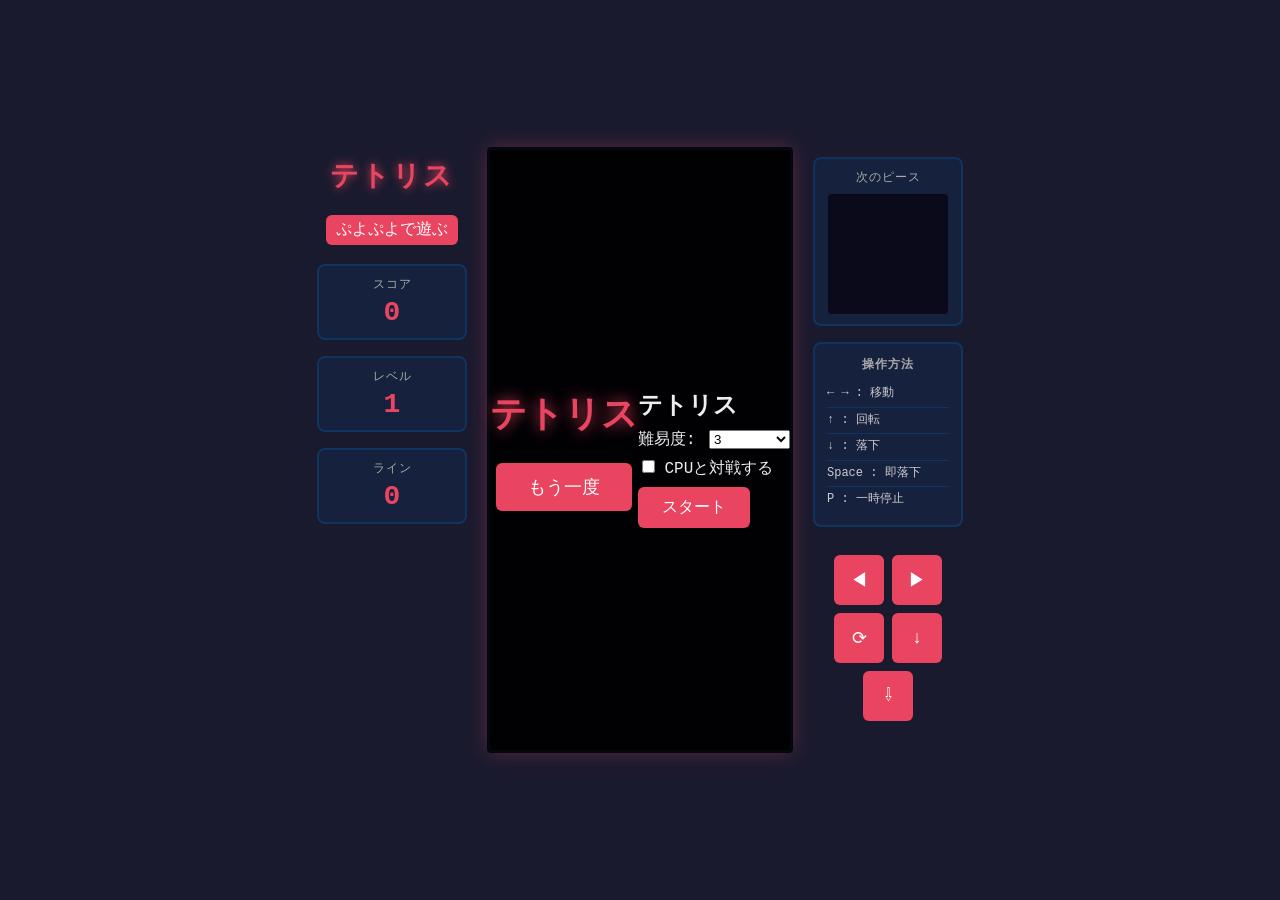
<file: index.html>
<!DOCTYPE html>
<html lang="ja">
<head>
  <meta charset="UTF-8">
  <meta name="viewport" content="width=device-width, initial-scale=1.0">
  <title>テトリス</title>
  <link rel="stylesheet" href="style.css">
  <link rel="manifest" href="manifest.json">
</head>
<body>
  <div id="game-container">
    <!-- CPU用コンテナ（必要時に表示） -->
    <div id="cpu-container" class="hidden">
      <h2>CPU</h2>
      <canvas id="cpu-board" width="300" height="600"></canvas>
      <div class="info-box">
        <p>スコア</p>
        <span id="cpu-score">0</span>
      </div>
    </div>
    <div id="sidebar-left">
      <h1>テトリス</h1>
      <p style="text-align:center;margin:8px 0;"><a href="puyo.html" style="color:#fff;text-decoration:none;background:#e94560;padding:6px 10px;border-radius:6px;">ぷよぷよで遊ぶ</a></p>
      <div class="info-box">
        <p>スコア</p>
        <span id="score">0</span>
      </div>
      <div class="info-box">
        <p>レベル</p>
        <span id="level">1</span>
      </div>
      <div class="info-box">
        <p>ライン</p>
        <span id="lines">0</span>
      </div>
    </div>

    <div id="board-container">
      <canvas id="board" width="300" height="600"></canvas>
      <div id="overlay" class="hidden">
        <div id="overlay-content">
          <h2 id="overlay-title">ゲームオーバー</h2>
          <p id="overlay-score"></p>
          <button id="restart-btn">もう一度</button>
        </div>
        <!-- メニュー（開始前設定） -->
        <div id="menu">
          <h2>テトリス</h2>
          <label>難易度:
            <select id="difficulty-select">
              <option value="1">1 - 楽</option>
              <option value="2">2</option>
              <option value="3" selected>3</option>
              <option value="4">4</option>
              <option value="5">5 - 激ムズ</option>
            </select>
          </label>
          <label><input type="checkbox" id="cpu-toggle"> CPUと対戦する</label>
          <button id="start-btn">スタート</button>
        </div>
      </div>
    </div>

    <div id="sidebar-right">
      <div class="info-box">
        <p>次のピース</p>
        <canvas id="next-piece" width="120" height="120"></canvas>
      </div>
      <div id="controls">
        <h3>操作方法</h3>
        <ul>
          <li>← → : 移動</li>
          <li>↑ : 回転</li>
          <li>↓ : 落下</li>
          <li>Space : 即落下</li>
          <li>P : 一時停止</li>
        </ul>
      </div>
      <!-- タッチ操作ボタン -->
      <div id="touch-controls">
        <button id="btn-left">◀</button>
        <button id="btn-right">▶</button>
        <button id="btn-rotate">⟳</button>
        <button id="btn-drop">↓</button>
        <button id="btn-harddrop">⇩</button>
      </div>
    </div>
  </div>
  <script src="tetris.js"></script>
  <script>
    if ('serviceWorker' in navigator) {
      navigator.serviceWorker.register('./sw.js').catch(console.error);
    }
  </script>
</body>
</html>
</file>
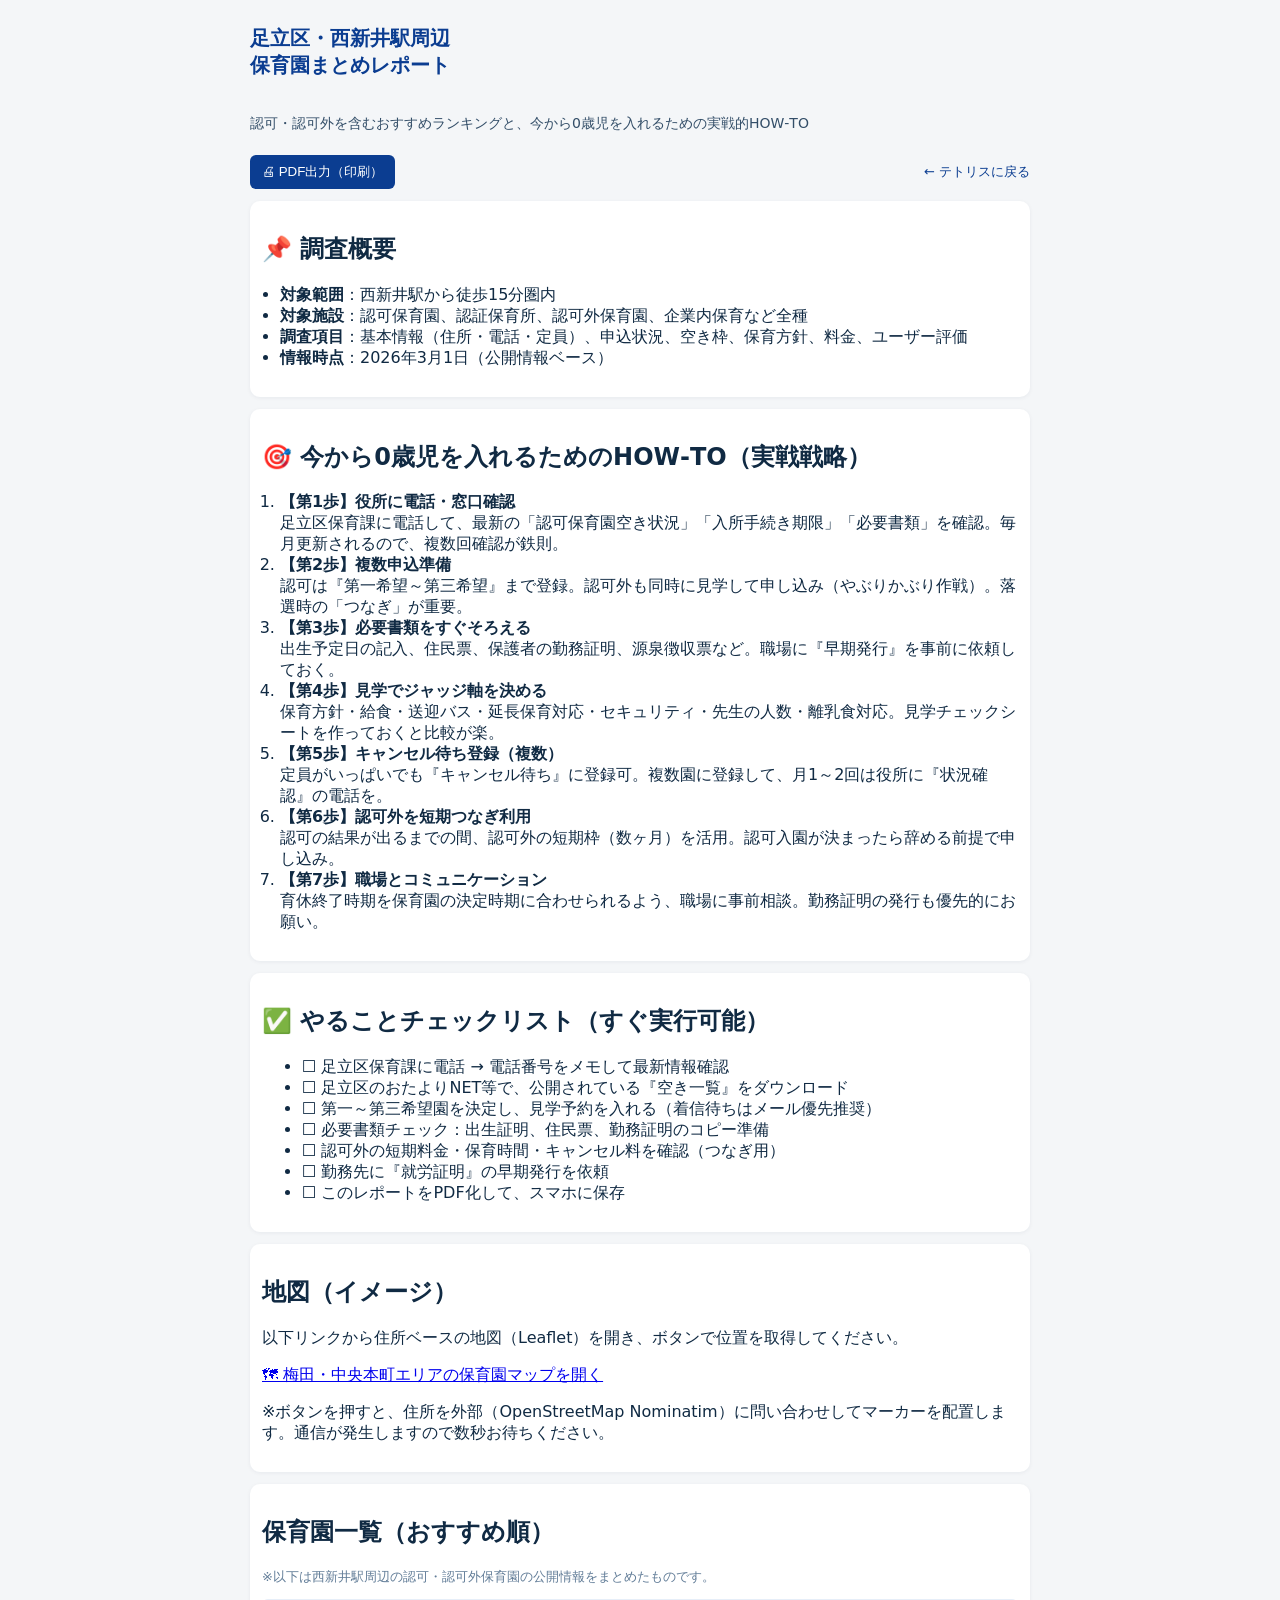
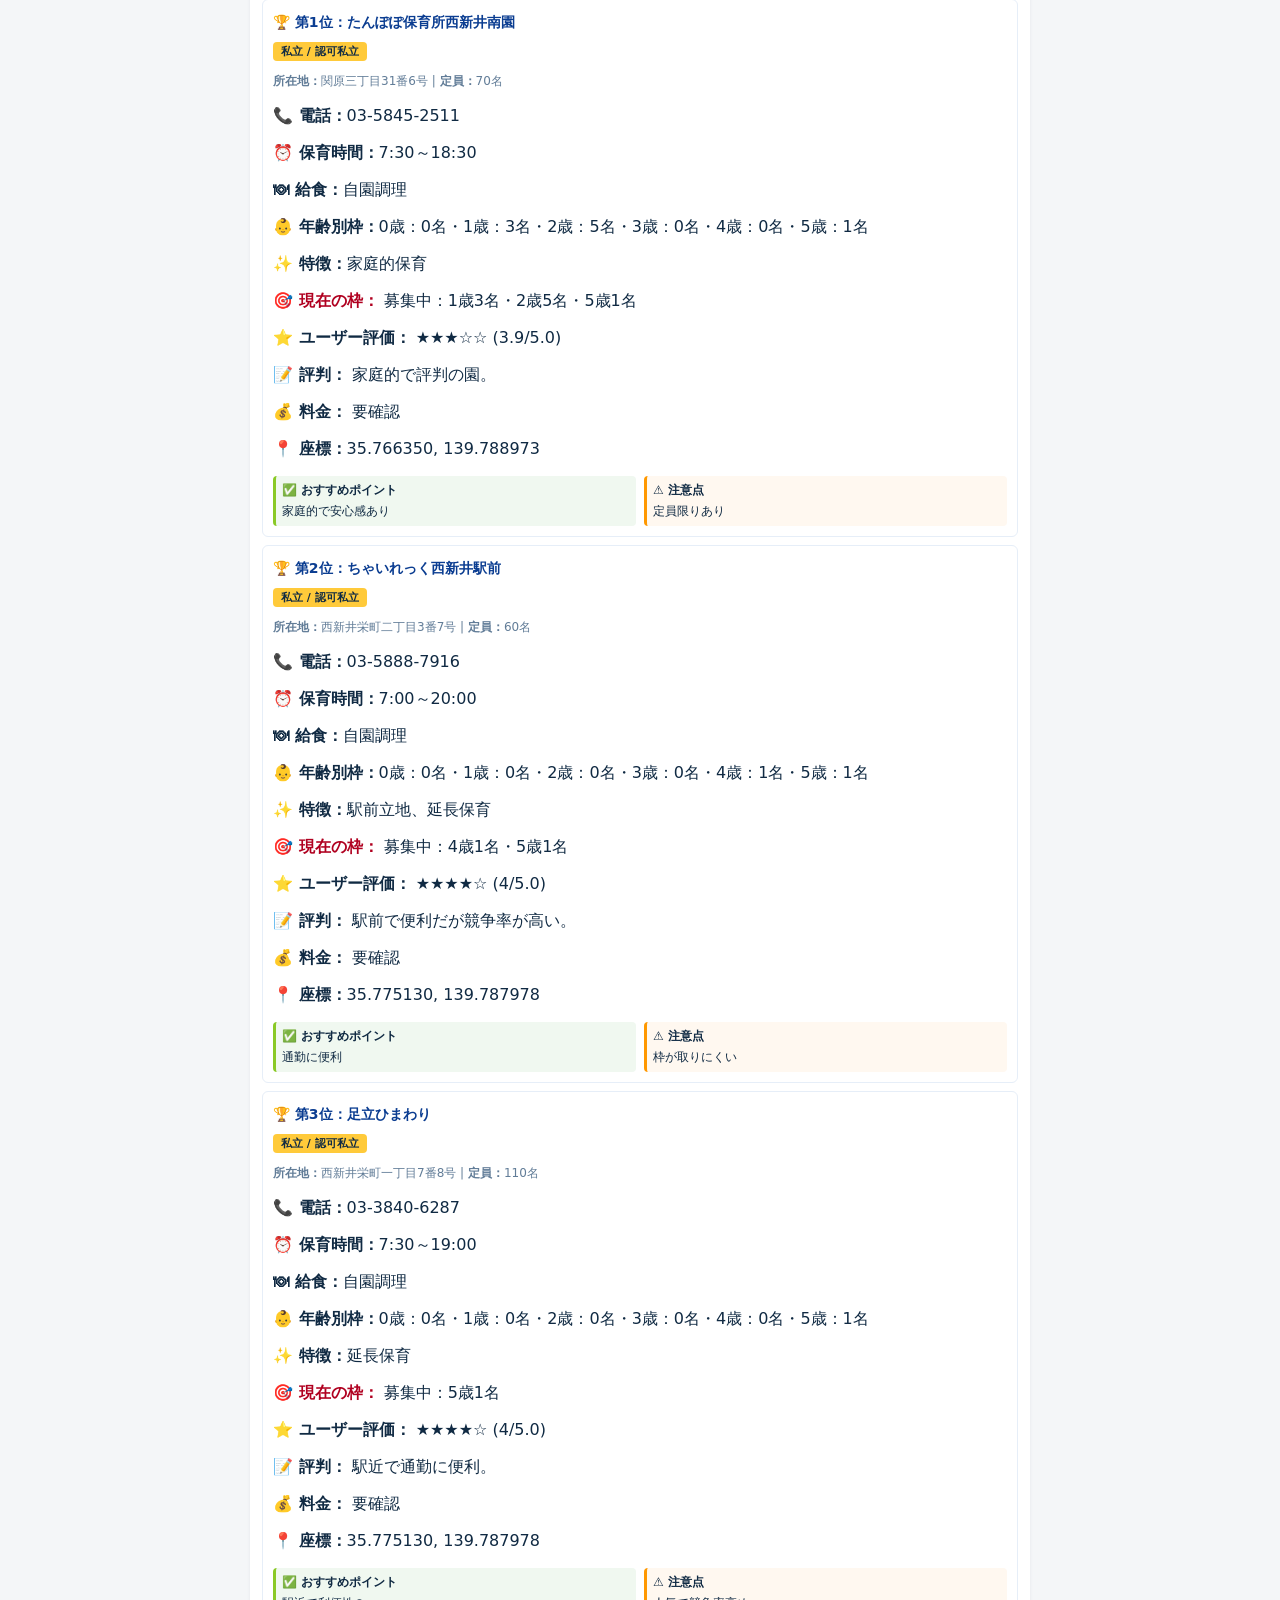
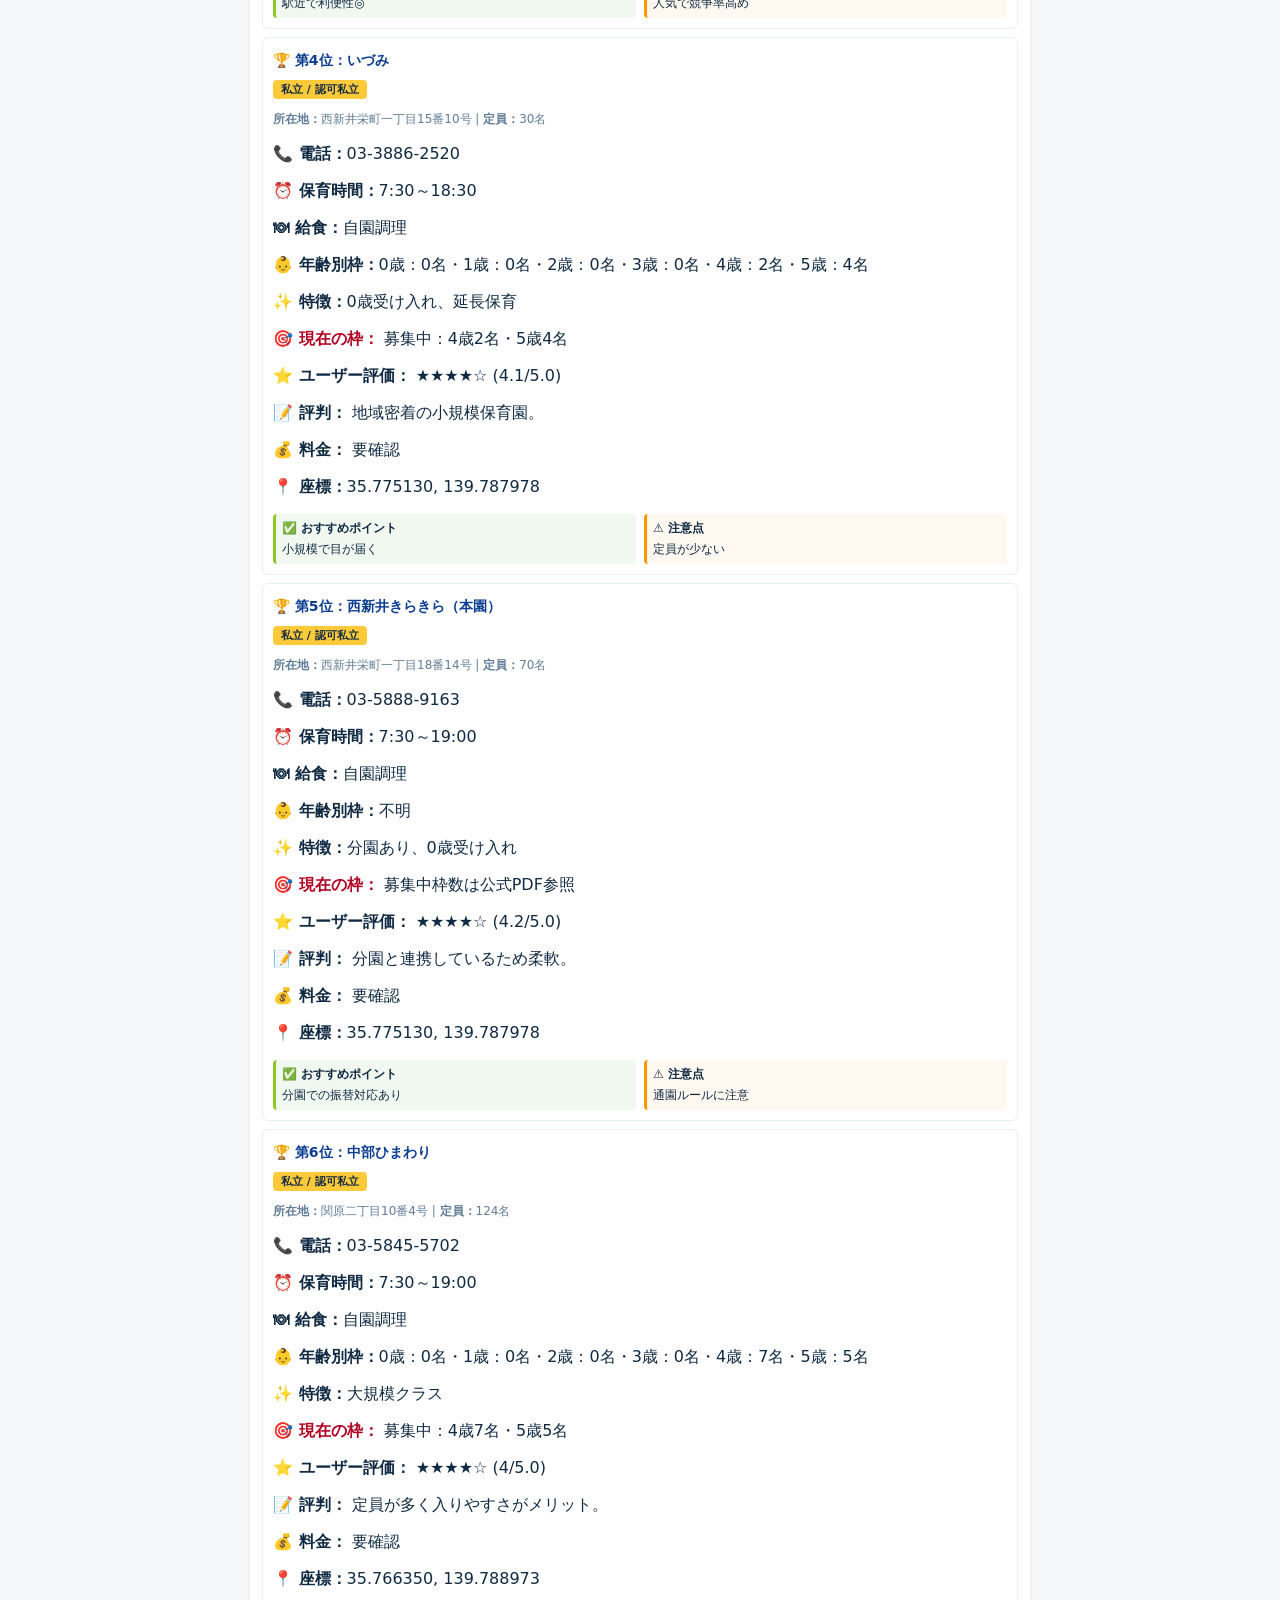
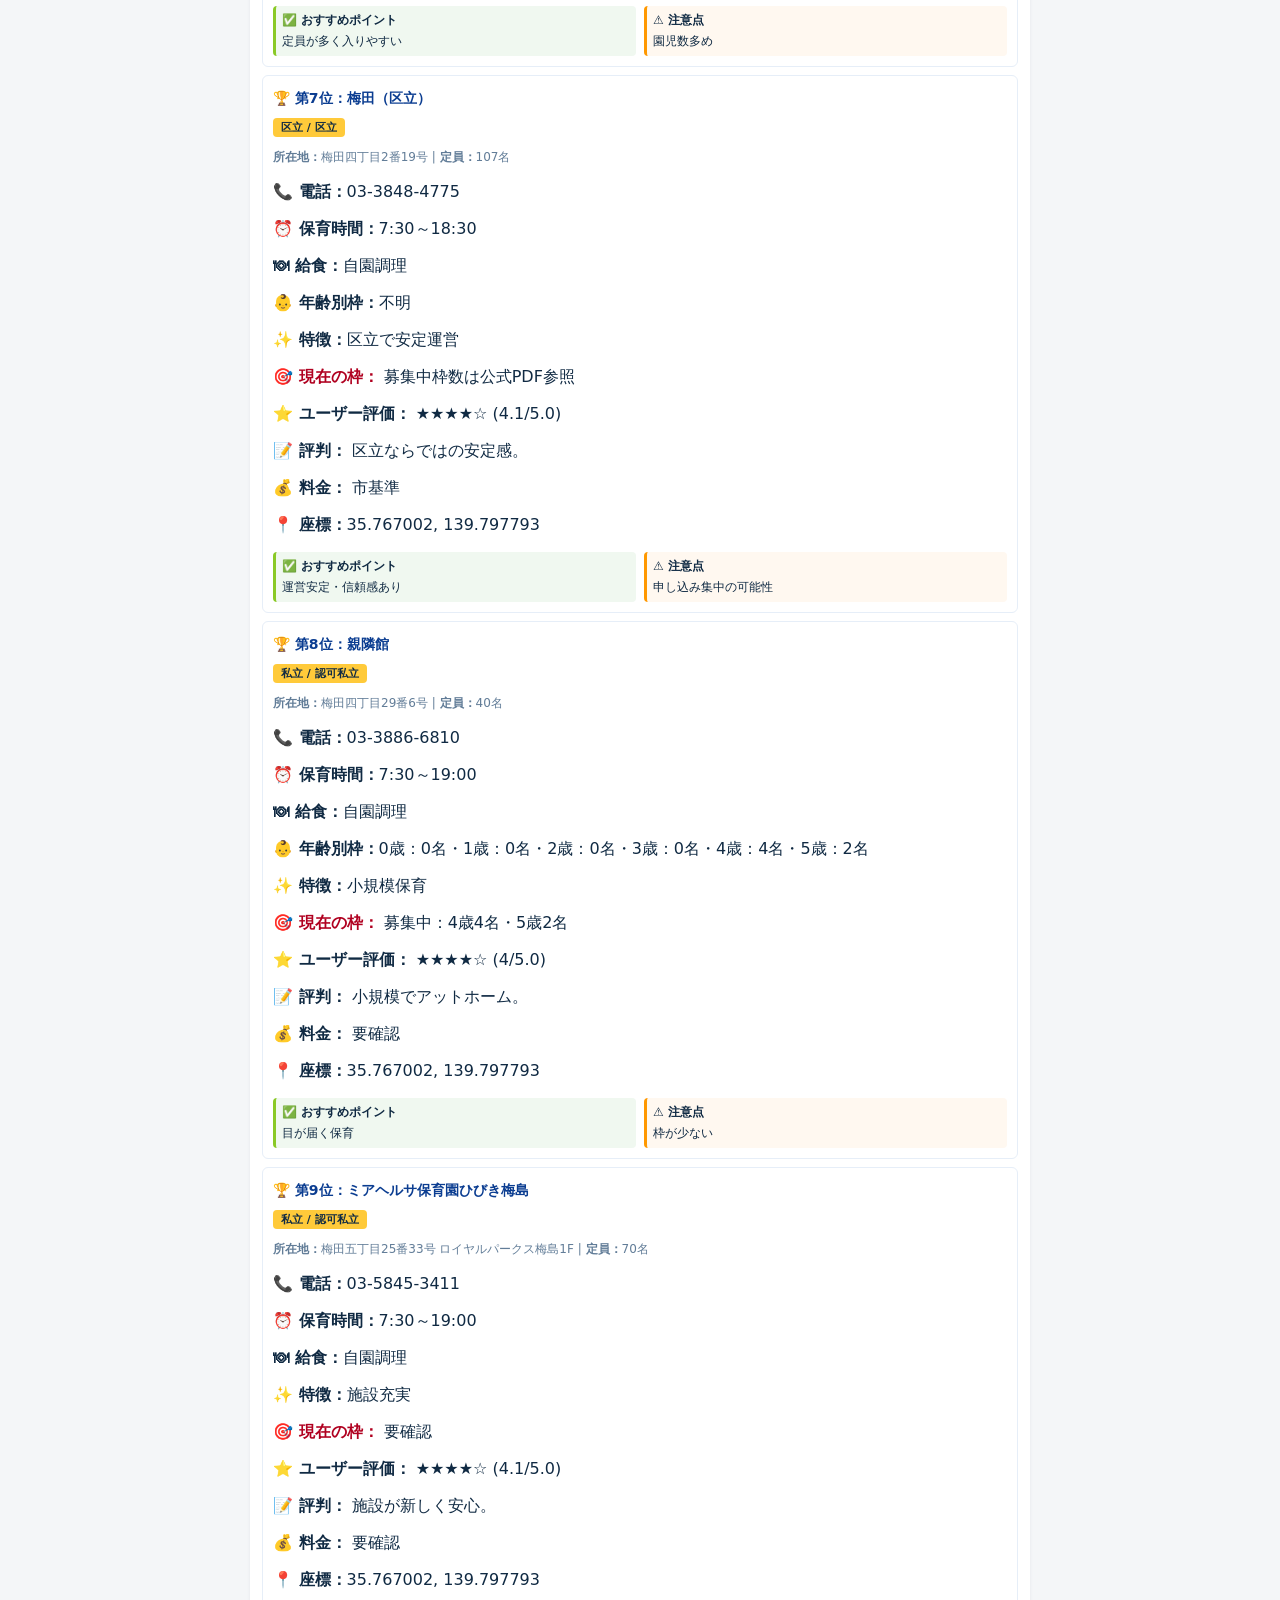
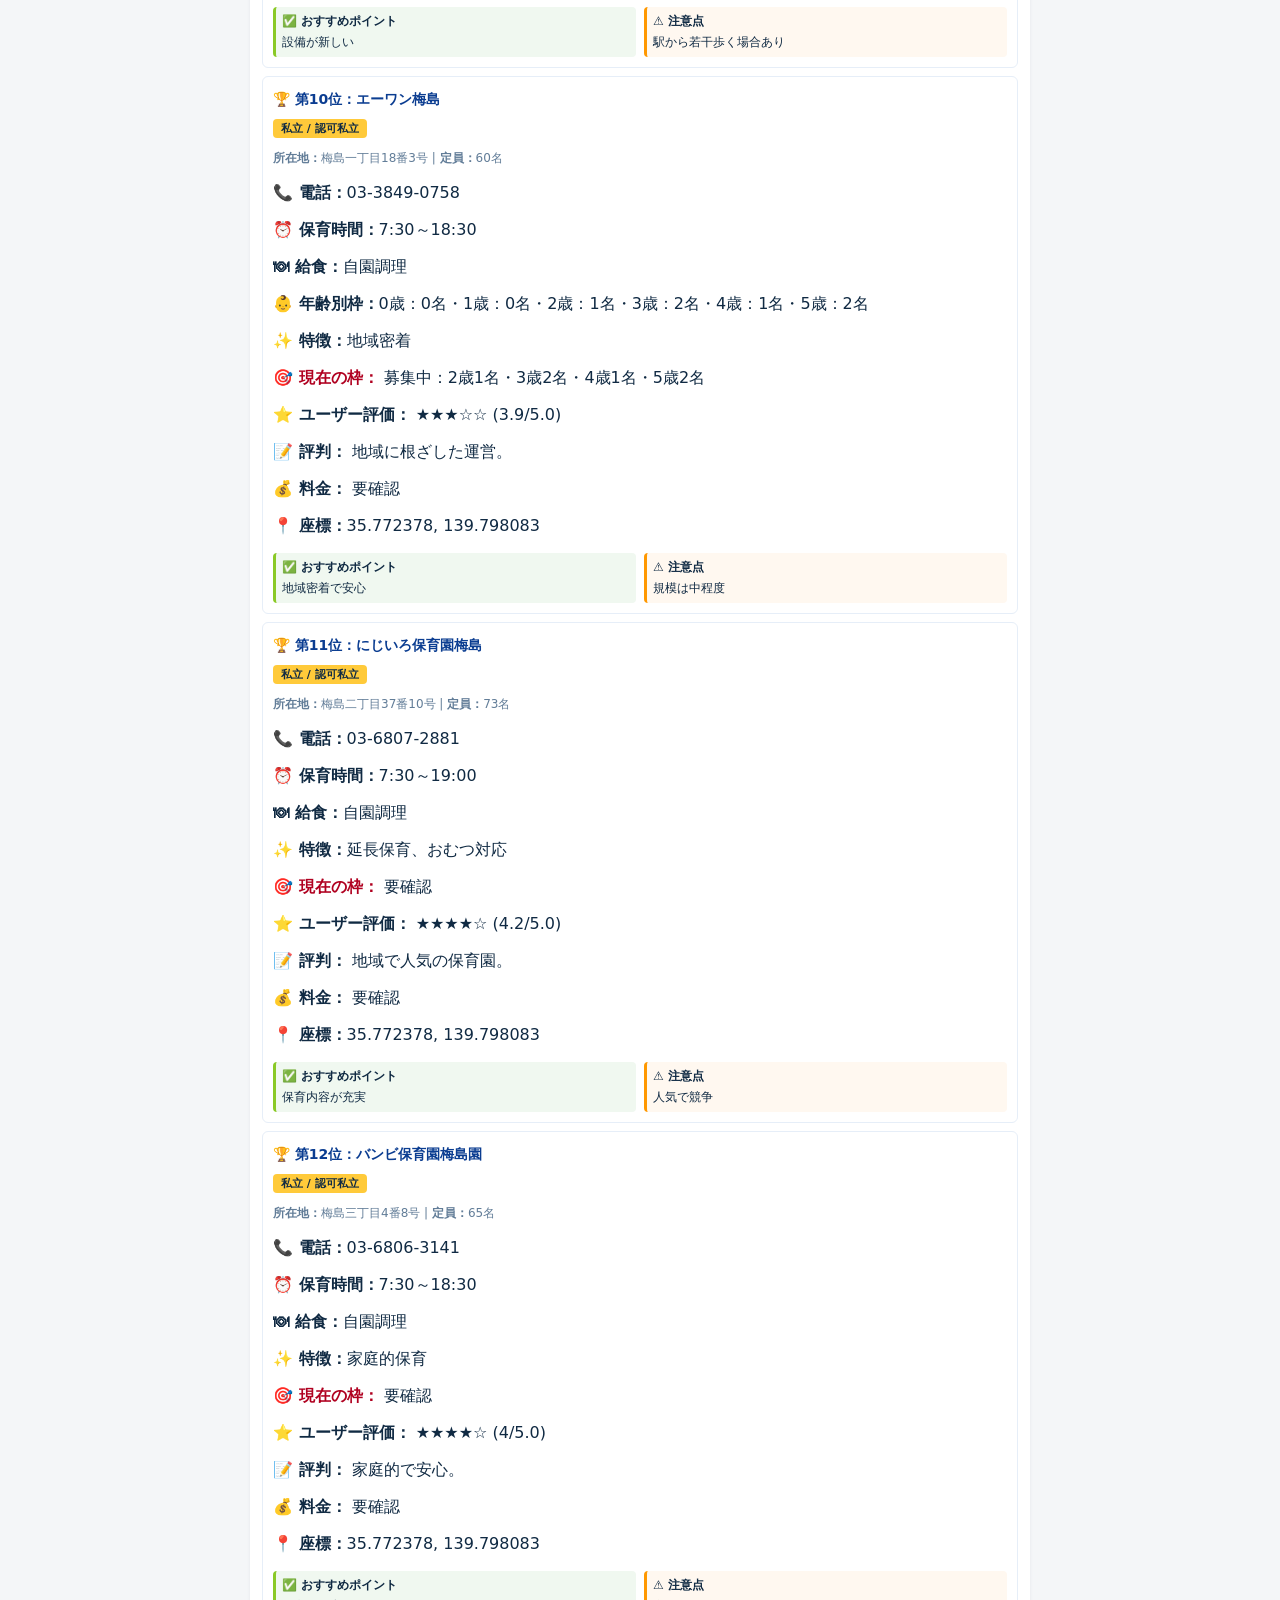
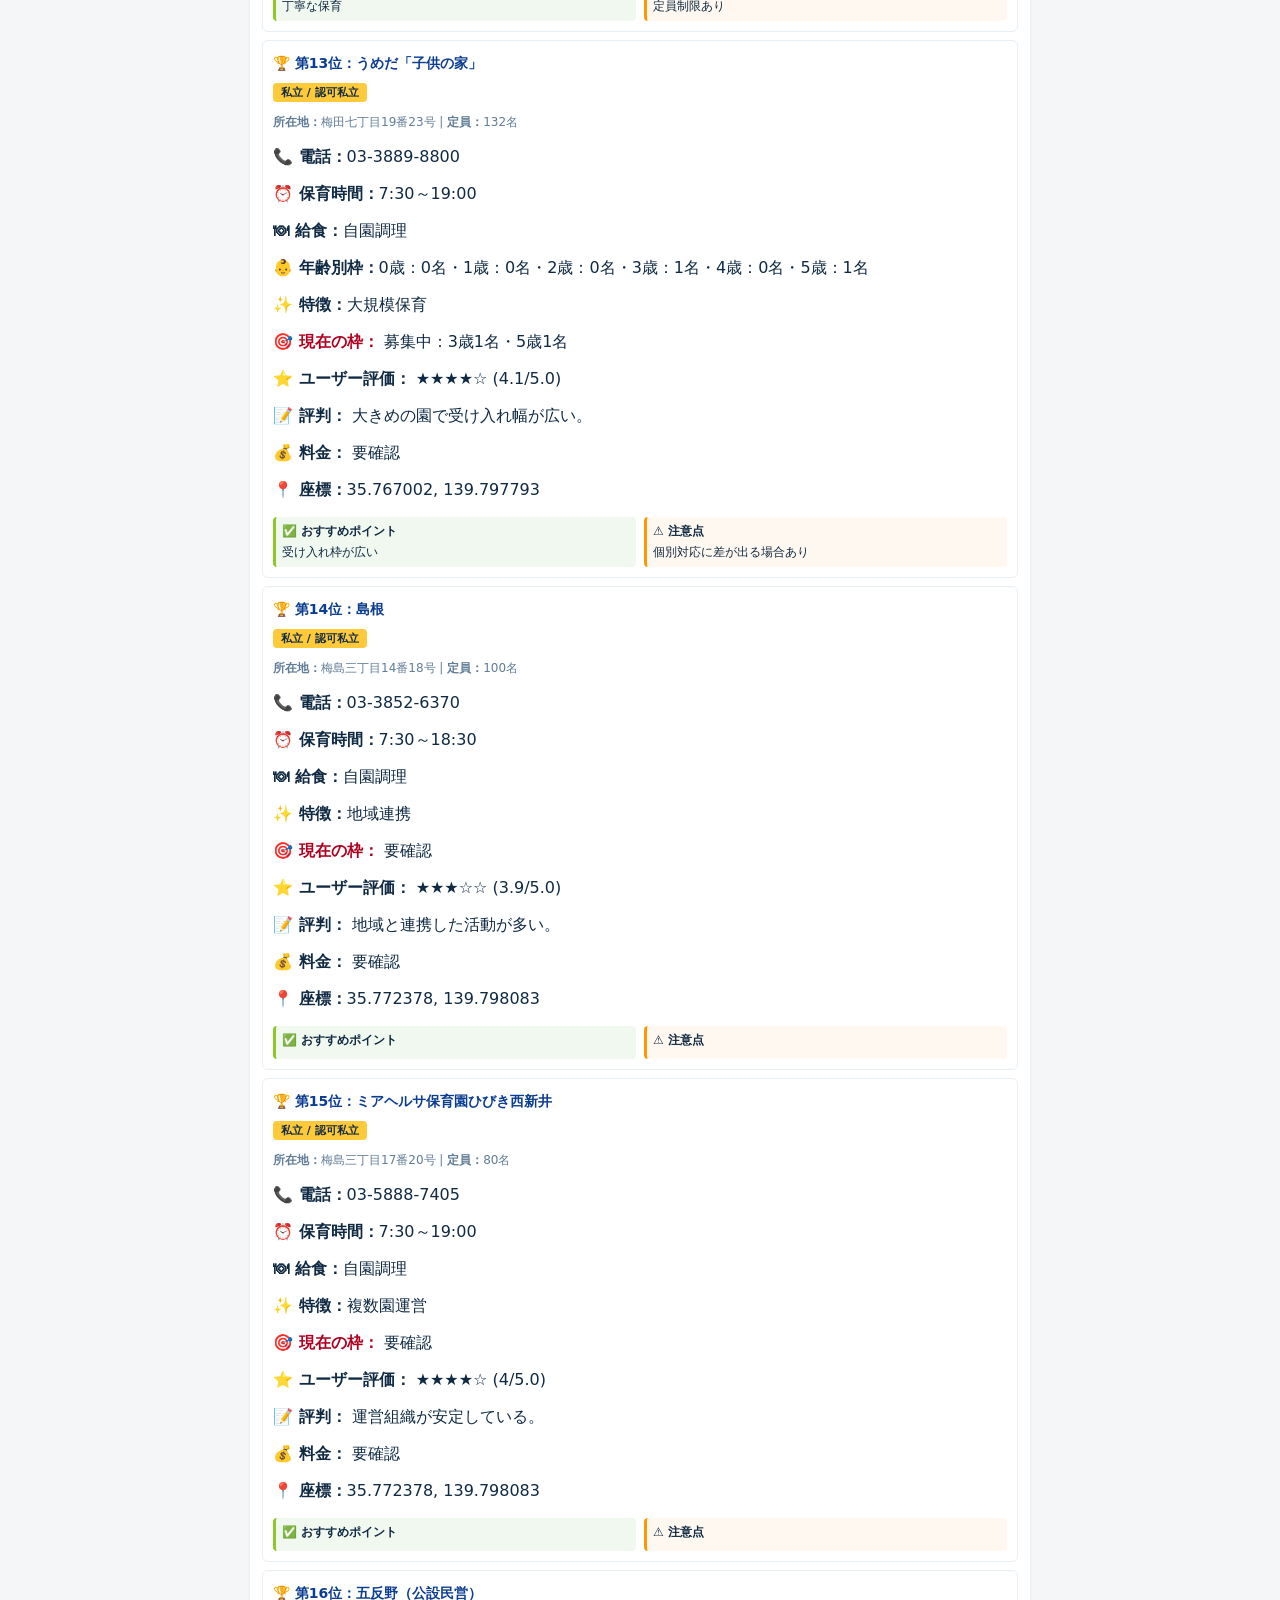
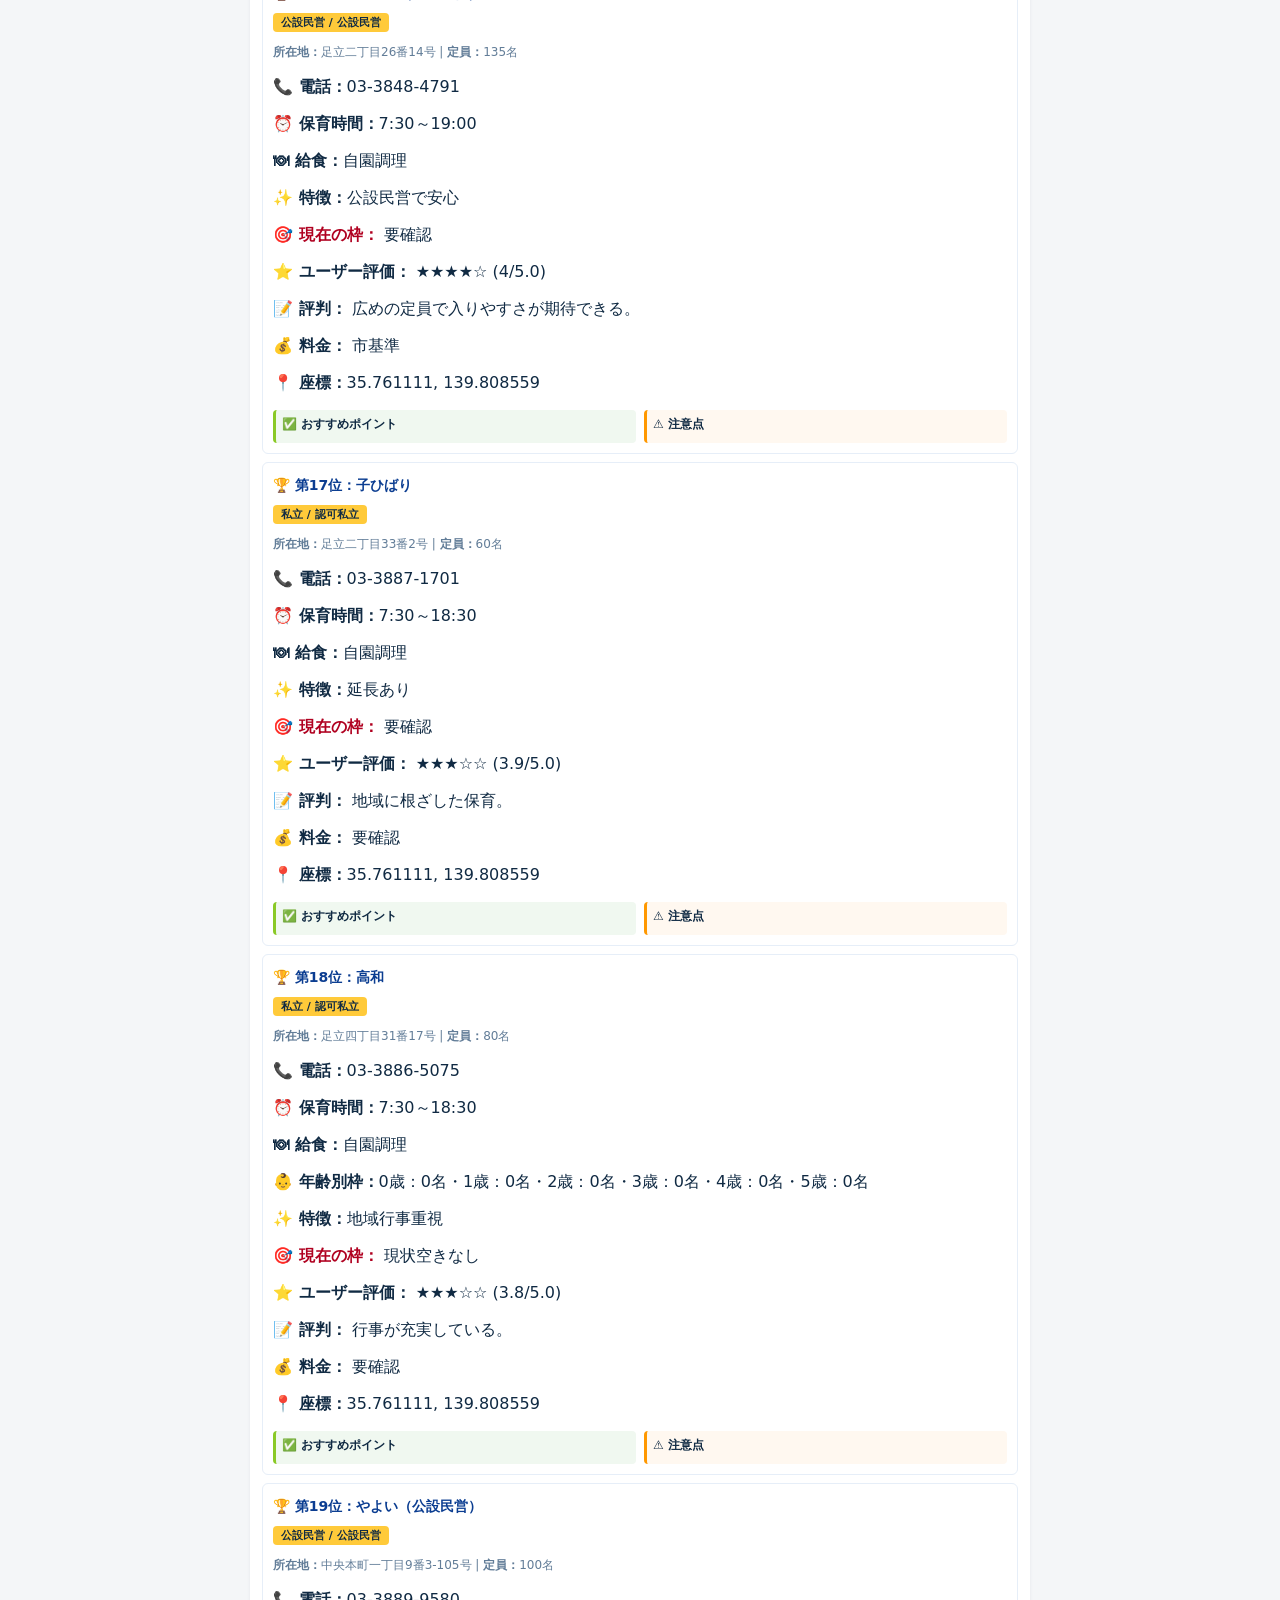
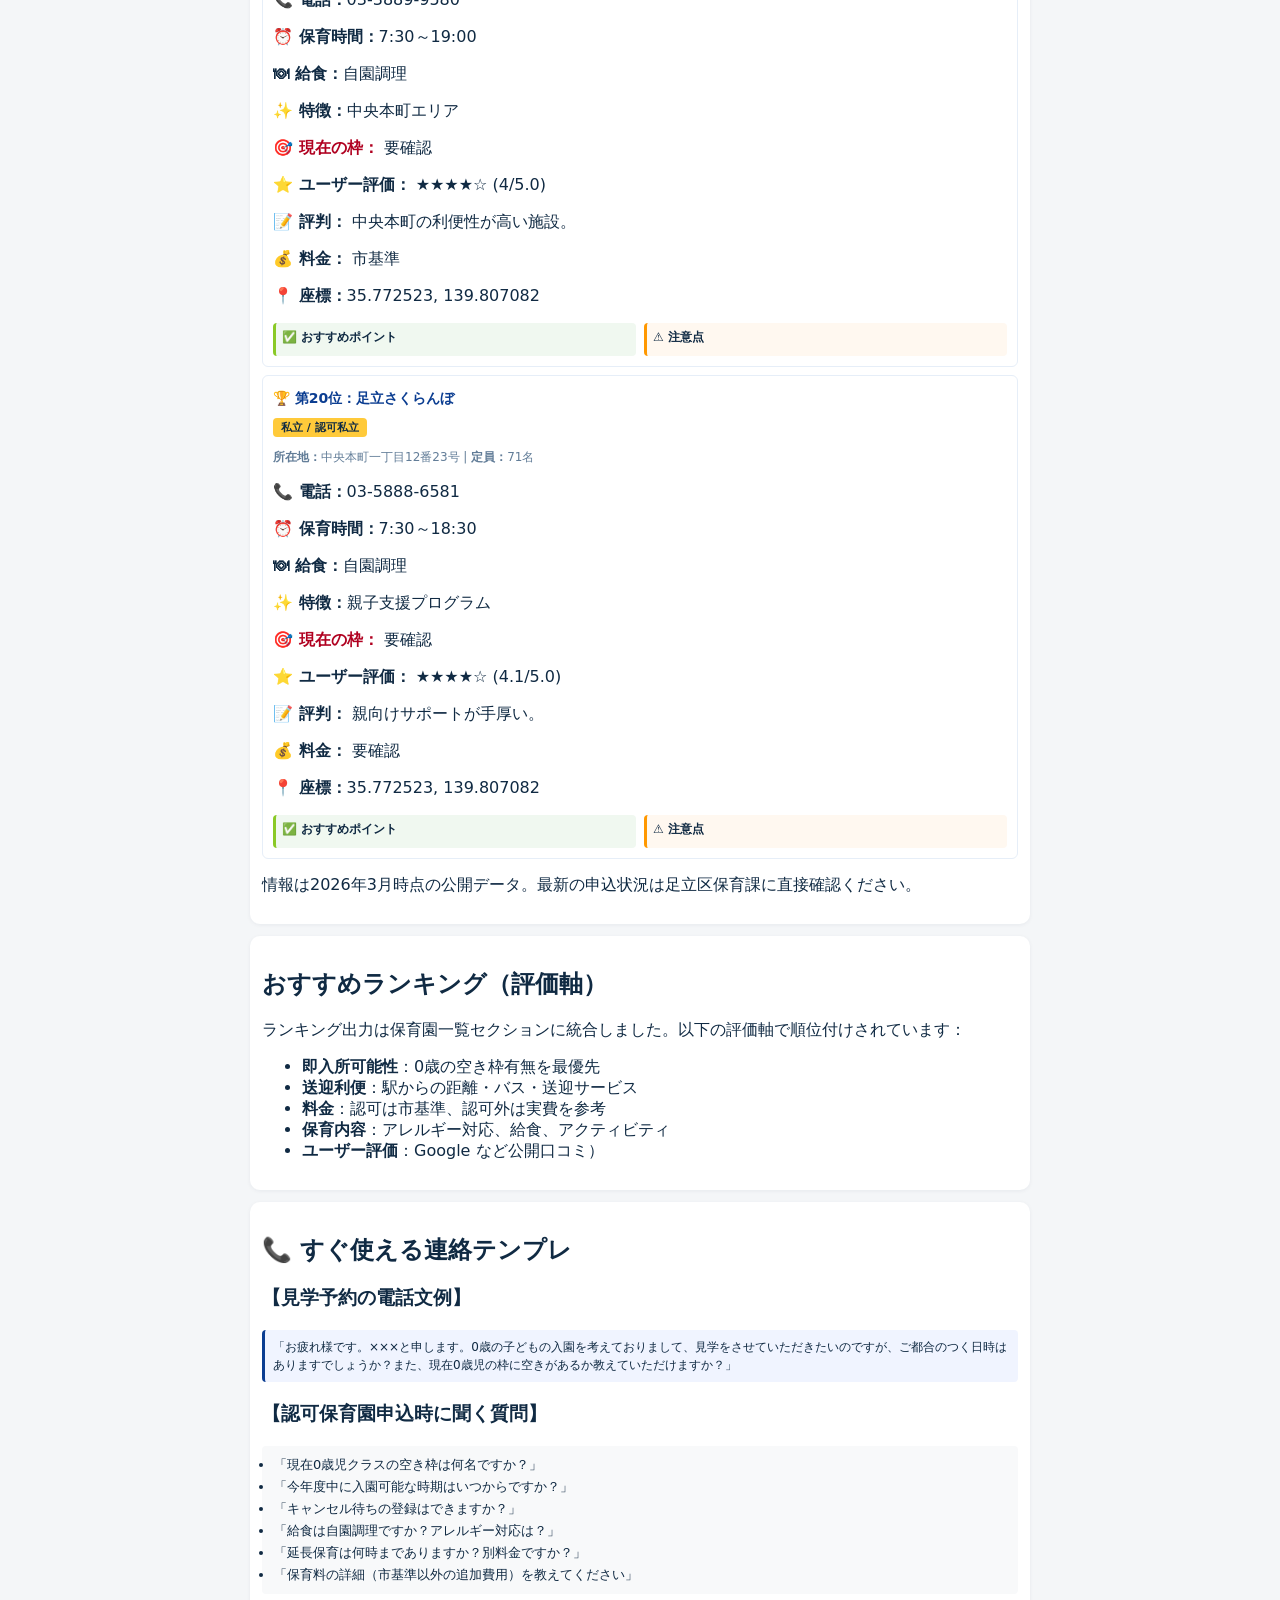
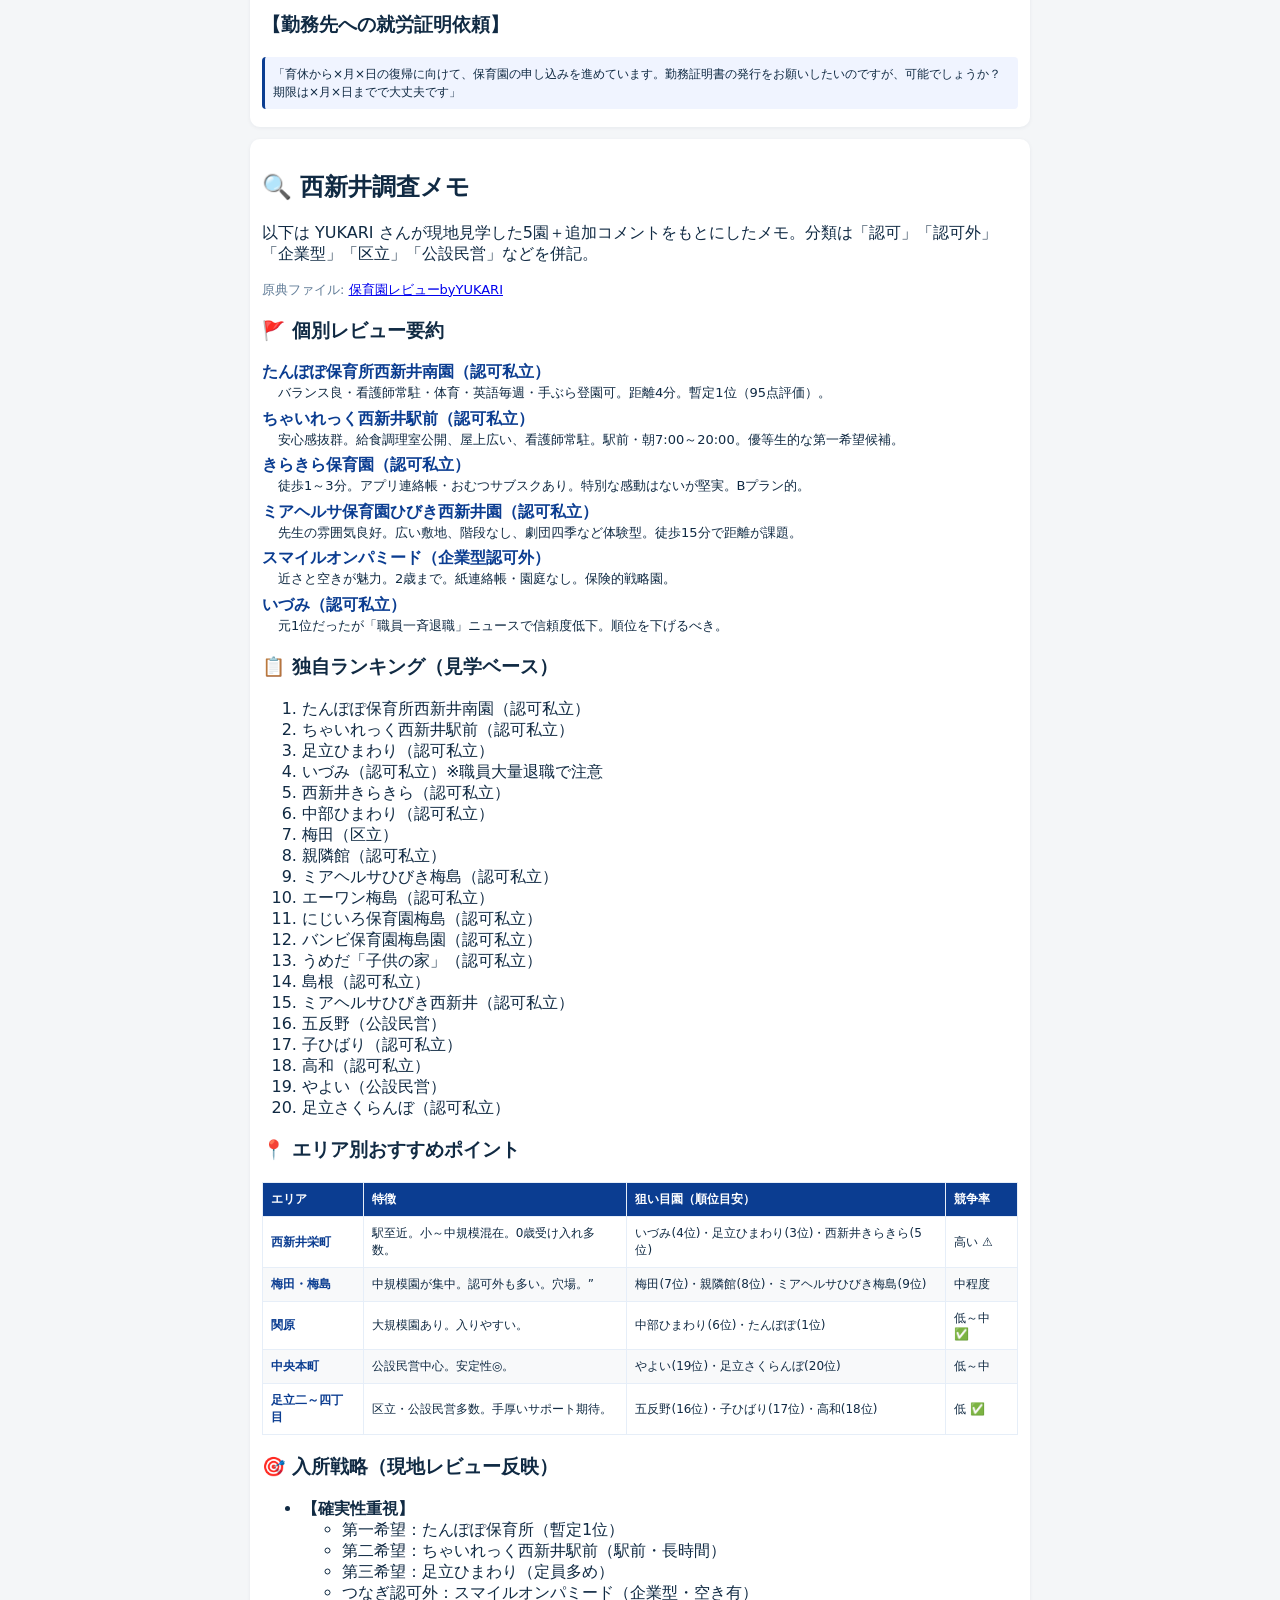
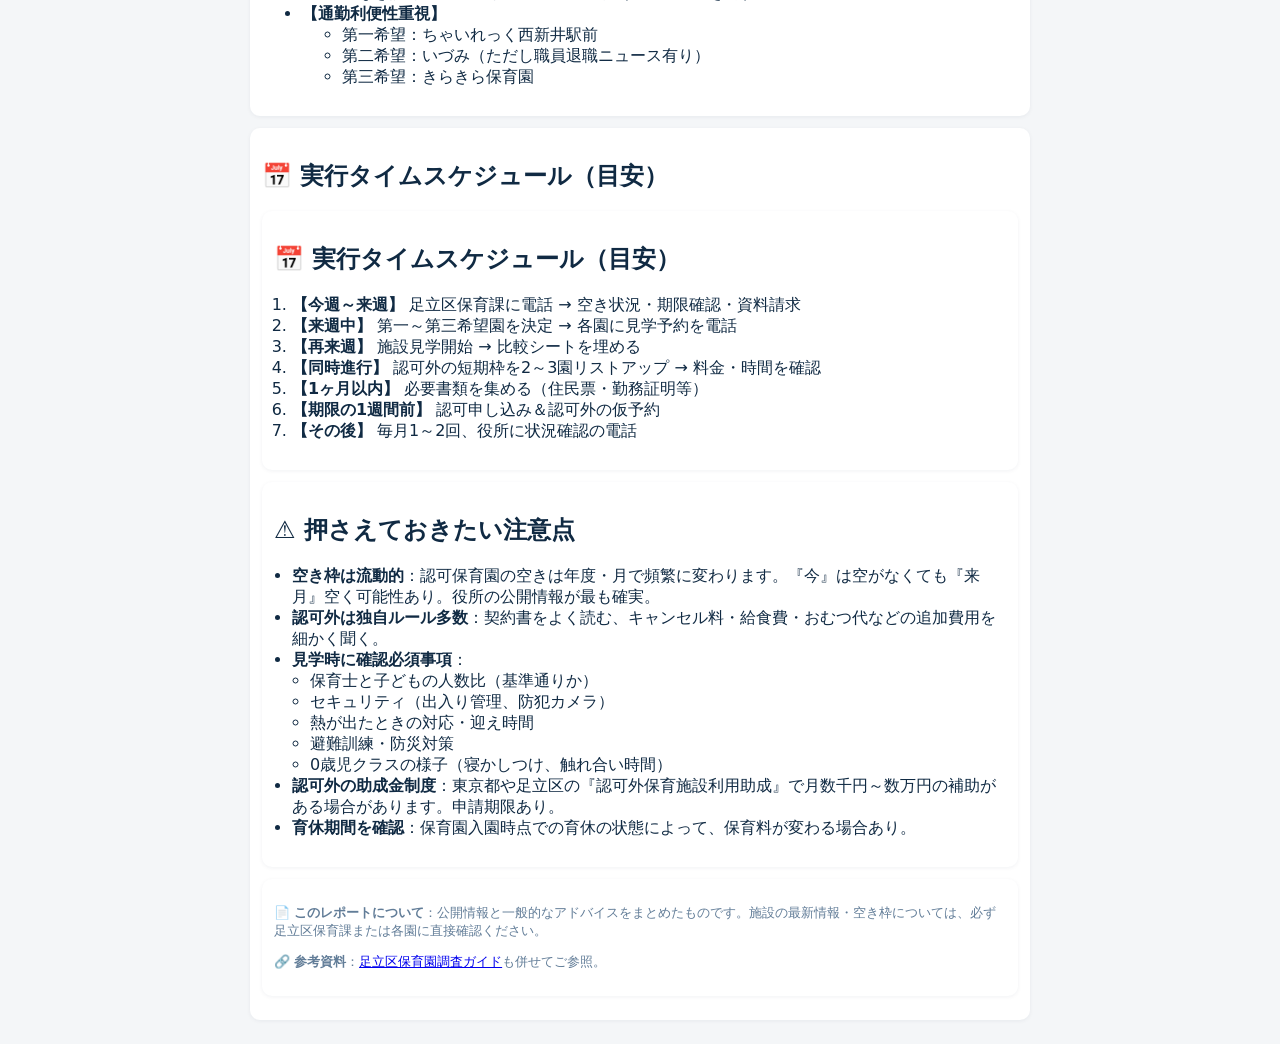
<file: adachi_nishiarai_childcare_report.html>
<!doctype html>
<html lang="ja">
<head>
<meta charset="utf-8">
<meta name="viewport" content="width=device-width,initial-scale=1">
<title>足立区西新井駅 保育園レポート</title>
<link rel="stylesheet" href="report.css">
</head>
<body>
<main class="container">
  <header>
    <h1>足立区・西新井駅周辺<br>保育園まとめレポート</h1>
    <p class="lead">認可・認可外を含むおすすめランキングと、今から0歳児を入れるための実戦的HOW‑TO</p>
    <div class="actions">
      <button id="printBtn">🖨 PDF出力（印刷）</button>
      <a href="index.html" class="back-link">← テトリスに戻る</a>
    </div>
  </header>

  <section class="summary card">
    <h2>📌 調査概要</h2>
    <ul>
      <li><strong>対象範囲</strong>：西新井駅から徒歩15分圏内</li>
      <li><strong>対象施設</strong>：認可保育園、認証保育所、認可外保育園、企業内保育など全種</li>
      <li><strong>調査項目</strong>：基本情報（住所・電話・定員）、申込状況、空き枠、保育方針、料金、ユーザー評価</li>
      <li><strong>情報時点</strong>：2026年3月1日（公開情報ベース）</li>
    </ul>
  </section>

  <section class="howto card">
    <h2>🎯 今から0歳児を入れるためのHOW‑TO（実戦戦略）</h2>
    <ol>
      <li><strong>【第1歩】役所に電話・窓口確認</strong><br>
        足立区保育課に電話して、最新の「認可保育園空き状況」「入所手続き期限」「必要書類」を確認。毎月更新されるので、複数回確認が鉄則。</li>
      <li><strong>【第2歩】複数申込準備</strong><br>
        認可は『第一希望～第三希望』まで登録。認可外も同時に見学して申し込み（やぶりかぶり作戦）。落選時の「つなぎ」が重要。</li>
      <li><strong>【第3歩】必要書類をすぐそろえる</strong><br>
        出生予定日の記入、住民票、保護者の勤務証明、源泉徴収票など。職場に『早期発行』を事前に依頼しておく。</li>
      <li><strong>【第4歩】見学でジャッジ軸を決める</strong><br>
        保育方針・給食・送迎バス・延長保育対応・セキュリティ・先生の人数・離乳食対応。見学チェックシートを作っておくと比較が楽。</li>
      <li><strong>【第5歩】キャンセル待ち登録（複数）</strong><br>
        定員がいっぱいでも『キャンセル待ち』に登録可。複数園に登録して、月1～2回は役所に『状況確認』の電話を。</li>
      <li><strong>【第6歩】認可外を短期つなぎ利用</strong><br>
        認可の結果が出るまでの間、認可外の短期枠（数ヶ月）を活用。認可入園が決まったら辞める前提で申し込み。</li>
      <li><strong>【第7歩】職場とコミュニケーション</strong><br>
        育休終了時期を保育園の決定時期に合わせられるよう、職場に事前相談。勤務証明の発行も優先的にお願い。</li>
    </ol>
  </section>

  <section class="checklist card">
    <h2>✅ やることチェックリスト（すぐ実行可能）</h2>
    <ul>
      <li>☐ 足立区保育課に電話 → 電話番号をメモして最新情報確認</li>
      <li>☐ 足立区のおたよりNET等で、公開されている『空き一覧』をダウンロード</li>
      <li>☐ 第一～第三希望園を決定し、見学予約を入れる（着信待ちはメール優先推奨）</li>
      <li>☐ 必要書類チェック：出生証明、住民票、勤務証明のコピー準備</li>
      <li>☐ 認可外の短期料金・保育時間・キャンセル料を確認（つなぎ用）</li>
      <li>☐ 勤務先に『就労証明』の早期発行を依頼</li>
      <li>☐ このレポートをPDF化して、スマホに保存</li>
    </ul>
  </section>

  <section class="map card">
    <h2>地図（イメージ）</h2>
    <div class="map-viz">
      <!-- 実地図（外部の地図生成ページへリンク） -->
      <p>以下リンクから住所ベースの地図（Leaflet）を開き、ボタンで位置を取得してください。</p>
      <p><a href="nursery_map.html" target="_blank" rel="noopener">🗺 梅田・中央本町エリアの保育園マップを開く</a></p>
      <p class="caption">※ボタンを押すと、住所を外部（OpenStreetMap Nominatim）に問い合わせしてマーカーを配置します。通信が発生しますので数秒お待ちください。</p>
    </div>
  </section>

  <section class="list card">
    <h2>保育園一覧（おすすめ順）</h2>
    <p class="muted">※以下は西新井駅周辺の認可・認可外保育園の公開情報をまとめたものです。</p>
    <div id="nursery-list-dynamic">
      <!-- nursery_data.js により動的に填充 -->
      <p>読み込み中...</p>
    </div>
    <p class="note">情報は2026年3月時点の公開データ。最新の申込状況は足立区保育課に直接確認ください。</p>
  </section>

  <section class="ranking card">
    <h2>おすすめランキング（評価軸）</h2>
    <p>ランキング出力は保育園一覧セクションに統合しました。以下の評価軸で順位付けされています：</p>
    <ul>
      <li><strong>即入所可能性</strong>：0歳の空き枠有無を最優先</li>
      <li><strong>送迎利便</strong>：駅からの距離・バス・送迎サービス</li>
      <li><strong>料金</strong>：認可は市基準、認可外は実費を参考</li>
      <li><strong>保育内容</strong>：アレルギー対応、給食、アクティビティ</li>
      <li><strong>ユーザー評価</strong>：Google など公開口コミ）</li>
    </ul>
  </section>

  <section class="templates card">
    <h2>📞 すぐ使える連絡テンプレ</h2>
    
    <h3>【見学予約の電話文例】</h3>
    <p class="template-box">「お疲れ様です。×××と申します。0歳の子どもの入園を考えておりまして、見学をさせていただきたいのですが、ご都合のつく日時はありますでしょうか？また、現在0歳児の枠に空きがあるか教えていただけますか？」</p>

    <h3>【認可保育園申込時に聞く質問】</h3>
    <ul class="qa-list">
      <li>「現在0歳児クラスの空き枠は何名ですか？」</li>
      <li>「今年度中に入園可能な時期はいつからですか？」</li>
      <li>「キャンセル待ちの登録はできますか？」</li>
      <li>「給食は自園調理ですか？アレルギー対応は？」</li>
      <li>「延長保育は何時までありますか？別料金ですか？」</li>
      <li>「保育料の詳細（市基準以外の追加費用）を教えてください」</li>
    </ul>

    <h3>【勤務先への就労証明依頼】</h3>
    <p class="template-box">「育休から×月×日の復帰に向けて、保育園の申し込みを進めています。勤務証明書の発行をお願いしたいのですが、可能でしょうか？期限は×月×日までで大丈夫です」</p>
  </section>

  <section class="memo card">
    <h2>🔍 西新井調査メモ</h2>
    <p>以下は YUKARI さんが現地見学した5園＋追加コメントをもとにしたメモ。分類は「認可」「認可外」「企業型」「区立」「公設民営」などを併記。</p>
    <p class="muted">原典ファイル: <a href="保育園レビューbyYUKARI" download>保育園レビューbyYUKARI</a></p>

    <h3>🚩 個別レビュー要約</h3>
    <dl>
      <dt>たんぽぽ保育所西新井南園（認可私立）</dt>
      <dd>バランス良・看護師常駐・体育・英語毎週・手ぶら登園可。距離4分。暫定1位（95点評価）。</dd>

      <dt>ちゃいれっく西新井駅前（認可私立）</dt>
      <dd>安心感抜群。給食調理室公開、屋上広い、看護師常駐。駅前・朝7:00～20:00。優等生的な第一希望候補。</dd>

      <dt>きらきら保育園（認可私立）</dt>
      <dd>徒歩1～3分。アプリ連絡帳・おむつサブスクあり。特別な感動はないが堅実。Bプラン的。</dd>

      <dt>ミアヘルサ保育園ひびき西新井園（認可私立）</dt>
      <dd>先生の雰囲気良好。広い敷地、階段なし、劇団四季など体験型。徒歩15分で距離が課題。</dd>

      <dt>スマイルオンパミード（企業型認可外）</dt>
      <dd>近さと空きが魅力。2歳まで。紙連絡帳・園庭なし。保険的戦略園。</dd>

      <dt>いづみ（認可私立）</dt>
      <dd>元1位だったが「職員一斉退職」ニュースで信頼度低下。順位を下げるべき。</dd>
    </dl>

    <h3>📋 独自ランキング（見学ベース）</h3>
    <ol>
      <li>たんぽぽ保育所西新井南園（認可私立）</li>
      <li>ちゃいれっく西新井駅前（認可私立）</li>
      <li>足立ひまわり（認可私立）</li>
      <li>いづみ（認可私立）※職員大量退職で注意</li>
      <li>西新井きらきら（認可私立）</li>
      <li>中部ひまわり（認可私立）</li>
      <li>梅田（区立）</li>
      <li>親隣館（認可私立）</li>
      <li>ミアヘルサひびき梅島（認可私立）</li>
      <li>エーワン梅島（認可私立）</li>
      <li>にじいろ保育園梅島（認可私立）</li>
      <li>バンビ保育園梅島園（認可私立）</li>
      <li>うめだ「子供の家」（認可私立）</li>
      <li>島根（認可私立）</li>
      <li>ミアヘルサひびき西新井（認可私立）</li>
      <li>五反野（公設民営）</li>
      <li>子ひばり（認可私立）</li>
      <li>高和（認可私立）</li>
      <li>やよい（公設民営）</li>
      <li>足立さくらんぼ（認可私立）</li>
    </ol>

    <h3>📍 エリア別おすすめポイント</h3>
    <table class="area-table">
      <thead>
        <tr>
          <th>エリア</th>
          <th>特徴</th>
          <th>狙い目園（順位目安）</th>
          <th>競争率</th>
        </tr>
      </thead>
      <tbody>
        <tr>
          <td><strong>西新井栄町</strong></td>
          <td>駅至近。小～中規模混在。0歳受け入れ多数。</td>
          <td>いづみ(4位)・足立ひまわり(3位)・西新井きらきら(5位)</td>
          <td>高い ⚠️</td>
        </tr>
        <tr>
          <td><strong>梅田・梅島</strong></td>
          <td>中規模園が集中。認可外も多い。穴場。”</td>
          <td>梅田(7位)・親隣館(8位)・ミアヘルサひびき梅島(9位)</td>
          <td>中程度</td>
        </tr>
        <tr>
          <td><strong>関原</strong></td>
          <td>大規模園あり。入りやすい。</td>
          <td>中部ひまわり(6位)・たんぽぽ(1位)</td>
          <td>低～中 ✅</td>
        </tr>
        <tr>
          <td><strong>中央本町</strong></td>
          <td>公設民営中心。安定性◎。</td>
          <td>やよい(19位)・足立さくらんぼ(20位)</td>
          <td>低～中</td>
        </tr>
        <tr>
          <td><strong>足立二～四丁目</strong></td>
          <td>区立・公設民営多数。手厚いサポート期待。</td>
          <td>五反野(16位)・子ひばり(17位)・高和(18位)</td>
          <td>低 ✅</td>
        </tr>
      </tbody>
    </table>

    <h3>🎯 入所戦略（現地レビュー反映）</h3>
    <ul>
      <li><strong>【確実性重視】</strong>
        <ul>
          <li>第一希望：たんぽぽ保育所（暫定1位）</li>
          <li>第二希望：ちゃいれっく西新井駅前（駅前・長時間）</li>
          <li>第三希望：足立ひまわり（定員多め）</li>
          <li>つなぎ認可外：スマイルオンパミード（企業型・空き有）</li>
        </ul>
      </li>
      <li><strong>【通勤利便性重視】</strong>
        <ul>
          <li>第一希望：ちゃいれっく西新井駅前</li>
          <li>第二希望：いづみ（ただし職員退職ニュース有り）</li>
          <li>第三希望：きらきら保育園</li>
        </ul>
      </li>
    </ul>

  </section>
  <section class="strategy card">
    <h2>📅 実行タイムスケジュール（目安）</h2>
  <section class="strategy card">
    <h2>📅 実行タイムスケジュール（目安）</h2>
    <ol>
      <li><strong>【今週～来週】</strong> 足立区保育課に電話 → 空き状況・期限確認・資料請求</li>
      <li><strong>【来週中】</strong> 第一～第三希望園を決定 → 各園に見学予約を電話</li>
      <li><strong>【再来週】</strong> 施設見学開始 → 比較シートを埋める</li>
      <li><strong>【同時進行】</strong> 認可外の短期枠を2～3園リストアップ → 料金・時間を確認</li>
      <li><strong>【1ヶ月以内】</strong> 必要書類を集める（住民票・勤務証明等）</li>
      <li><strong>【期限の1週間前】</strong> 認可申し込み＆認可外の仮予約</li>
      <li><strong>【その後】</strong> 毎月1～2回、役所に状況確認の電話</li>
    </ol>
  </section>

  <section class="extras card">
    <h2>⚠️ 押さえておきたい注意点</h2>
    <ul>
      <li><strong>空き枠は流動的</strong>：認可保育園の空きは年度・月で頻繁に変わります。『今』は空がなくても『来月』空く可能性あり。役所の公開情報が最も確実。</li>
      <li><strong>認可外は独自ルール多数</strong>：契約書をよく読む、キャンセル料・給食費・おむつ代などの追加費用を細かく聞く。</li>
      <li><strong>見学時に確認必須事項</strong>：
        <ul>
          <li>保育士と子どもの人数比（基準通りか）</li>
          <li>セキュリティ（出入り管理、防犯カメラ）</li>
          <li>熱が出たときの対応・迎え時間</li>
          <li>避難訓練・防災対策</li>
          <li>0歳児クラスの様子（寝かしつけ、触れ合い時間）</li>
        </ul>
      </li>
      <li><strong>認可外の助成金制度</strong>：東京都や足立区の『認可外保育施設利用助成』で月数千円～数万円の補助がある場合があります。申請期限あり。</li>
      <li><strong>育休期間を確認</strong>：保育園入園時点での育休の状態によって、保育料が変わる場合あり。</li>
    </ul>
  </section>

  <footer class="card small">
    <p class="muted">📄 <strong>このレポートについて</strong>：公開情報と一般的なアドバイスをまとめたものです。施設の最新情報・空き枠については、必ず足立区保育課または各園に直接確認ください。</p>
    <p class="muted">🔗 <strong>参考資料</strong>：<a href="childcare_research_guide.txt" download>足立区保育園調査ガイド</a>も併せてご参照。</p>
  </footer>
</main>
<script src="nursery_data.js"></script>
<script>
document.getElementById('printBtn').addEventListener('click', ()=>{window.print();});
</script>
</body>
</html>
</file>
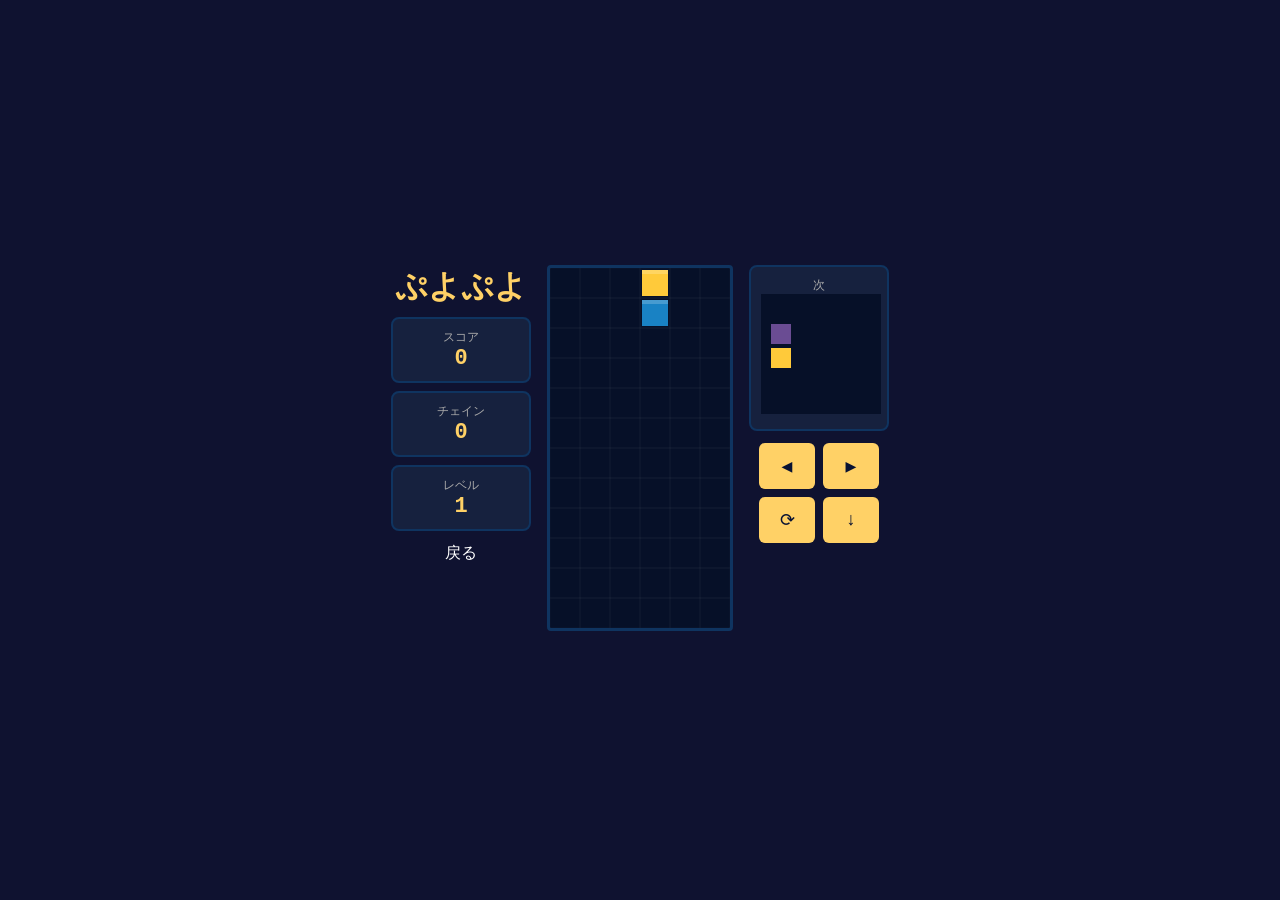
<file: puyo.html>
<!doctype html>
<html lang="ja">
<head>
  <meta charset="utf-8">
  <meta name="viewport" content="width=device-width,initial-scale=1">
  <title>ぷよぷよ</title>
  <link rel="stylesheet" href="puyo.css">
  <link rel="manifest" href="manifest.json">
</head>
<body>
  <div id="puyo-app">
    <div id="puyo-left">
      <h1>ぷよぷよ</h1>
      <div class="info-box"><p>スコア</p><span id="puyo-score">0</span></div>
      <div class="info-box"><p>チェイン</p><span id="puyo-chain">0</span></div>
      <div class="info-box"><p>レベル</p><span id="puyo-level">1</span></div>
      <a href="index.html" class="back">戻る</a>
    </div>

    <div id="puyo-center">
      <canvas id="puyo-board" width="180" height="360"></canvas>
      <div id="puyo-overlay" class="hidden">
        <div id="puyo-overlay-content">
          <h2 id="puyo-overlay-title">ゲームオーバー</h2>
          <p id="puyo-overlay-score"></p>
          <button id="puyo-restart">もう一度</button>
        </div>
      </div>
    </div>

    <div id="puyo-right">
      <div class="info-box"><p>次</p><canvas id="puyo-next" width="120" height="120"></canvas></div>
      <div id="puyo-touch-controls">
        <button id="p-left">◀</button>
        <button id="p-right">▶</button>
        <button id="p-rotate">⟳</button>
        <button id="p-drop">↓</button>
      </div>
    </div>
  </div>

  <script src="puyo.js"></script>
  <script>
    if ('serviceWorker' in navigator) navigator.serviceWorker.register('./sw.js').catch(console.error);
  </script>
</body>
</html>
</file>
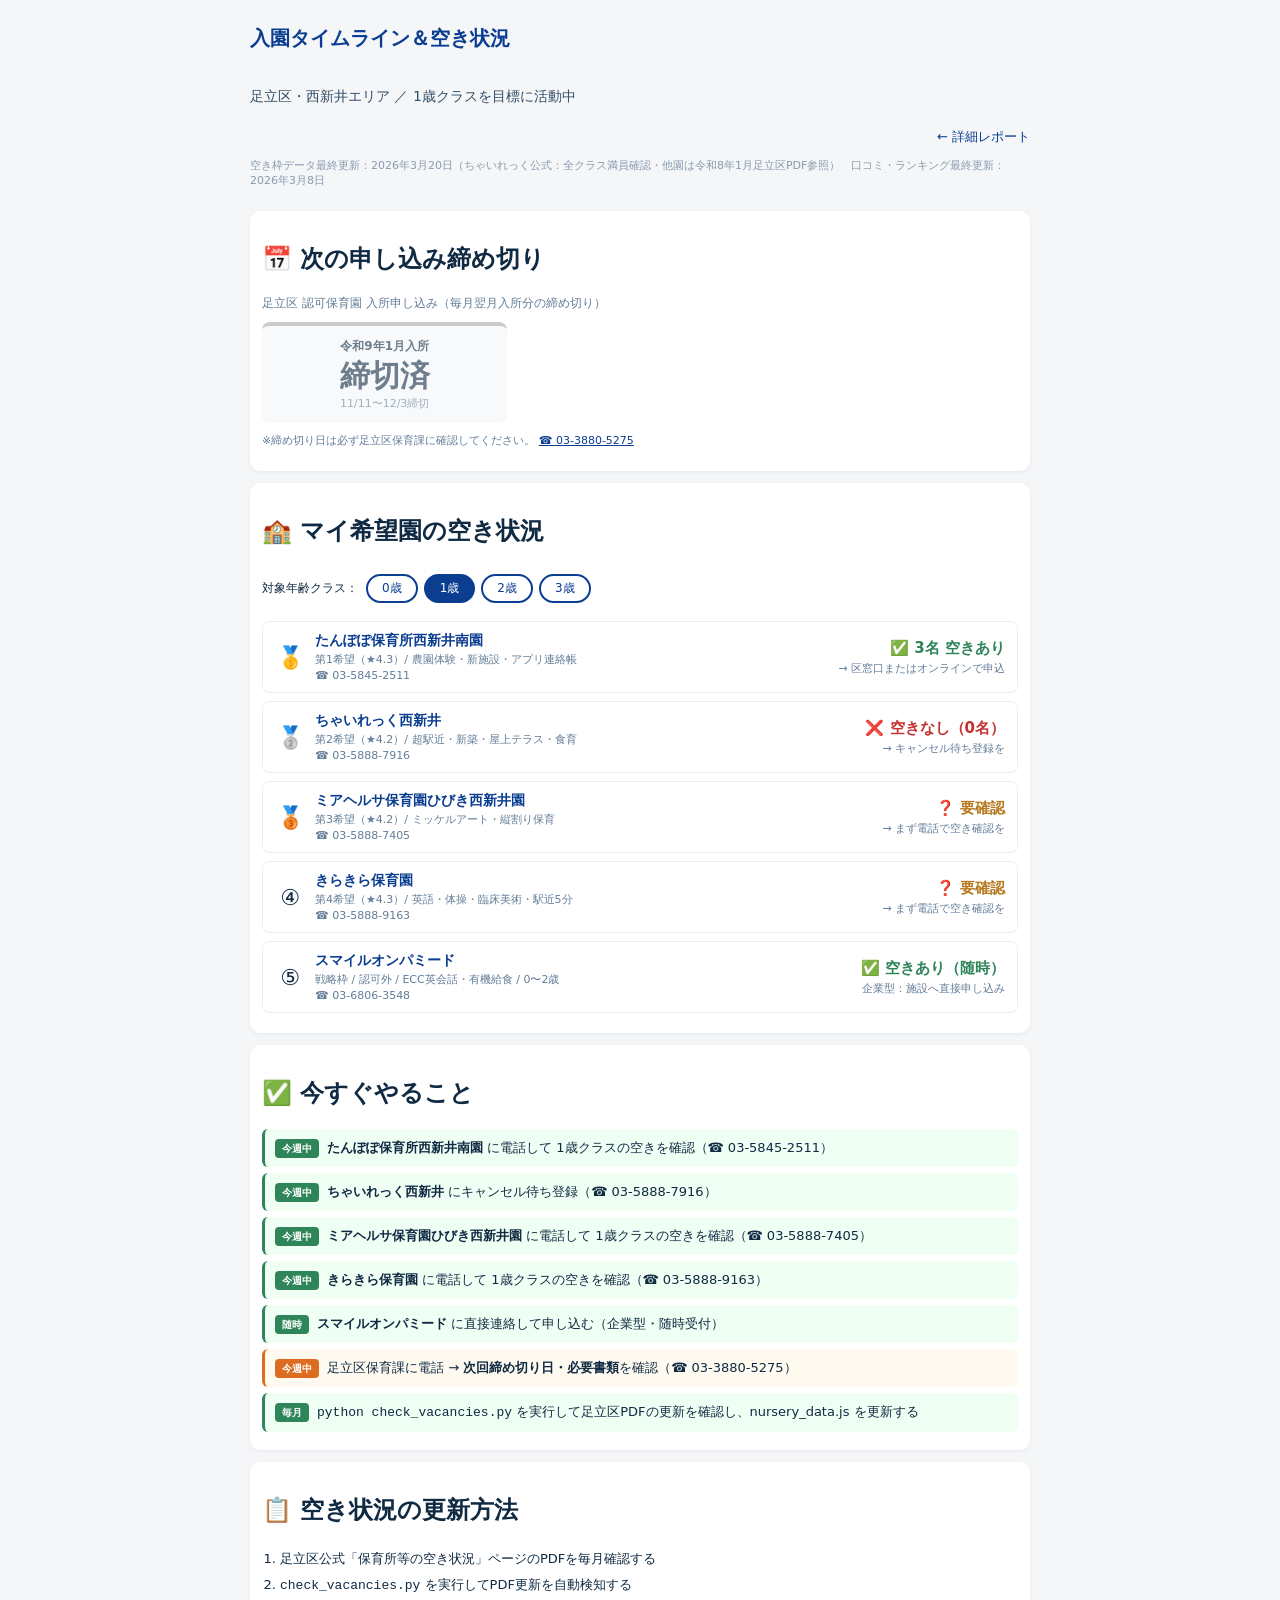
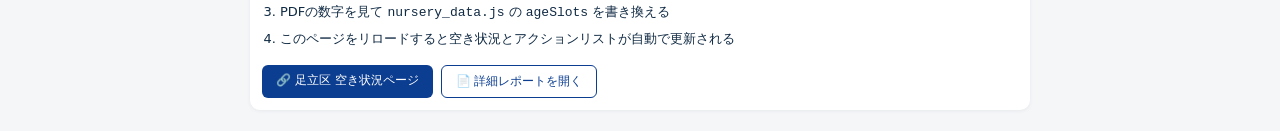
<file: childcare-report/vacancy_dashboard.html>
<!doctype html>
<html lang="ja">
<head>
<meta charset="utf-8">
<meta name="viewport" content="width=device-width,initial-scale=1">
<title>入園タイムライン＆空き状況 | 西新井保育園ダッシュボード</title>
<link rel="stylesheet" href="report.css">
<style>
/* ── カウントダウン ── */
.countdown-grid{display:grid;grid-template-columns:repeat(3,1fr);gap:10px;margin:10px 0}
.deadline-box{border-radius:8px;padding:12px;text-align:center;border-top:4px solid #ccc}
.deadline-box.urgent{border-top-color:#e53e3e;background:#fff5f5}
.deadline-box.soon{border-top-color:#dd6b20;background:#fffaf0}
.deadline-box.ok{border-top-color:#2f855a;background:#f0fff4}
.deadline-box.past{border-top-color:#aaa;background:#f4f6f8;opacity:.6}
.deadline-month{font-size:12px;font-weight:bold;color:#102a43}
.deadline-days{font-size:30px;font-weight:bold;line-height:1.1;margin:4px 0}
.urgent .deadline-days{color:#e53e3e}
.soon .deadline-days{color:#c05621}
.ok .deadline-days{color:#2f855a}
.deadline-date{font-size:11px;color:#627d98;margin-top:2px}
.flash{font-size:11px;color:#e53e3e;font-weight:bold;margin-top:4px}

/* ── 年齢セレクター ── */
.age-selector{display:flex;gap:6px;margin:8px 0;flex-wrap:wrap}
.age-btn{padding:4px 14px;border:2px solid #0b3d91;border-radius:20px;cursor:pointer;
  font-size:12px;background:#fff;color:#0b3d91;font-family:inherit}
.age-btn.active{background:#0b3d91;color:#fff}

/* ── 希望園カード ── */
.nursery-row{display:flex;align-items:center;gap:10px;padding:10px 12px;
  border-radius:8px;margin-bottom:8px;border:1px solid #e6eef8;background:#fff}
.nursery-row:hover{background:#f8f9ff}
.rank-badge{font-size:22px;min-width:30px;text-align:center;flex-shrink:0}
.nursery-info{flex:1;min-width:0}
.nursery-name{font-weight:bold;font-size:14px;color:#0b3d91}
.nursery-sub{font-size:11px;color:#627d98;margin-top:2px}
.vacancy-col{text-align:right;flex-shrink:0;min-width:130px}
.slot-label{font-size:15px;font-weight:bold}
.slot-ok{color:#2f855a}
.slot-none{color:#c53030}
.slot-unknown{color:#b7791f}
.action-hint{font-size:11px;color:#627d98;margin-top:3px}

/* ── アクションリスト ── */
.action-list{list-style:none;padding:0;margin:0}
.action-list li{display:flex;align-items:flex-start;gap:8px;padding:9px 10px;
  border-radius:6px;margin-bottom:6px;font-size:13px;line-height:1.5}
.act-urgent{background:#fff5f5;border-left:3px solid #e53e3e}
.act-soon{background:#fffaf0;border-left:3px solid #dd6b20}
.act-normal{background:#f0fff4;border-left:3px solid #2f855a}
.act-tag{display:inline-block;font-size:10px;font-weight:bold;padding:2px 7px;
  border-radius:4px;white-space:nowrap;flex-shrink:0;margin-top:1px}
.tag-urgent{background:#e53e3e;color:#fff}
.tag-soon{background:#dd6b20;color:#fff}
.tag-normal{background:#2f855a;color:#fff}

.section-sub{font-size:12px;color:#627d98;margin:2px 0 10px}
.update-note{font-size:11px;color:#8a9bae;margin-top:4px}

@media(max-width:600px){
  .countdown-grid{grid-template-columns:1fr}
  .nursery-row{flex-wrap:wrap}
  .vacancy-col{min-width:auto;text-align:left;width:100%}
}
</style>
</head>
<body>
<main class="container">

<header>
  <h1>入園タイムライン＆空き状況</h1>
  <p class="lead">足立区・西新井エリア ／ <span id="targetAgeDisplay">1</span>歳クラスを目標に活動中</p>
  <div class="actions">
    <a href="adachi_nishiarai_childcare_report.html" class="back-link">← 詳細レポート</a>
  </div>
  <p class="update-note">空き枠データ最終更新：2026年3月20日（ちゃいれっく公式：全クラス満員確認・他園は令和8年1月足立区PDF参照）　口コミ・ランキング最終更新：2026年3月8日</p>
</header>

<!-- ① 申し込み締め切りカウントダウン -->
<section class="card">
  <h2>📅 次の申し込み締め切り</h2>
  <p class="section-sub">足立区 認可保育園 入所申し込み（毎月翌月入所分の締め切り）</p>
  <div class="countdown-grid" id="deadlineGrid"></div>
  <p class="muted" style="font-size:11px;margin-top:6px">
    ※締め切り日は必ず足立区保育課に確認してください。
    <a href="tel:0338805275" style="color:#0b3d91">☎ 03-3880-5275</a>
  </p>
</section>

<!-- ② マイ希望園 空き状況 -->
<section class="card">
  <h2>🏫 マイ希望園の空き状況</h2>
  <div style="display:flex;align-items:center;gap:8px;flex-wrap:wrap">
    <span style="font-size:12px">対象年齢クラス：</span>
    <div class="age-selector" id="ageSelector">
      <button class="age-btn"         data-age="0" onclick="setAge(0)">0歳</button>
      <button class="age-btn active"  data-age="1" onclick="setAge(1)">1歳</button>
      <button class="age-btn"         data-age="2" onclick="setAge(2)">2歳</button>
      <button class="age-btn"         data-age="3" onclick="setAge(3)">3歳</button>
    </div>
  </div>
  <div id="myNurseryList" style="margin-top:10px"></div>
</section>

<!-- ③ 今すぐやること -->
<section class="card">
  <h2>✅ 今すぐやること</h2>
  <ul class="action-list" id="actionList"></ul>
</section>

<!-- ④ 確認方法 -->
<section class="card">
  <h2>📋 空き状況の更新方法</h2>
  <ol style="font-size:13px;padding-left:18px;line-height:2">
    <li>足立区公式「保育所等の空き状況」ページのPDFを毎月確認する</li>
    <li><code>check_vacancies.py</code> を実行してPDF更新を自動検知する</li>
    <li>PDFの数字を見て <code>nursery_data.js</code> の <code>ageSlots</code> を書き換える</li>
    <li>このページをリロードすると空き状況とアクションリストが自動で更新される</li>
  </ol>
  <div style="display:flex;gap:8px;flex-wrap:wrap;margin-top:10px">
    <a href="https://www.city.adachi.tokyo.jp/kodomo-unei/bosyuuninnzuu.html"
       target="_blank" rel="noopener"
       style="display:inline-block;background:#0b3d91;color:#fff;padding:7px 14px;
              border-radius:6px;font-size:12px;text-decoration:none">
      🔗 足立区 空き状況ページ
    </a>
    <a href="adachi_nishiarai_childcare_report.html"
       style="display:inline-block;border:1px solid #0b3d91;color:#0b3d91;padding:7px 14px;
              border-radius:6px;font-size:12px;text-decoration:none">
      📄 詳細レポートを開く
    </a>
  </div>
</section>

</main>

<script src="nursery_data.js"></script>
<script>
// ════════════════════════════════════════════
//  設定：マイ希望園（保育園レビューに基づく）
// ════════════════════════════════════════════
const MY_NURSERIES = [
  {
    rank: 1, emoji: '🥇',
    displayName: 'たんぽぽ保育所西新井南園',
    dataName:    'たんぽぽ保育所西新井南園',
    reviewTag:   '第1希望（★4.3）/ 農園体験・新施設・アプリ連絡帳',
    phone: '03-5845-2511',
    applyType: 'ninka',
  },
  {
    rank: 2, emoji: '🥈',
    displayName: 'ちゃいれっく西新井',
    dataName:    'ちゃいれっく西新井駅前',
    reviewTag:   '第2希望（★4.2）/ 超駅近・新築・屋上テラス・食育',
    phone: '03-5888-7916',
    applyType: 'ninka',
  },
  {
    rank: 3, emoji: '🥉',
    displayName: 'ミアヘルサ保育園ひびき西新井園',
    dataName:    'ミアヘルサ保育園ひびき西新井',
    reviewTag:   '第3希望（★4.2）/ ミッケルアート・縦割り保育',
    phone: '03-5888-7405',
    applyType: 'ninka',
  },
  {
    rank: 4, emoji: '④',
    displayName: 'きらきら保育園',
    dataName:    '西新井きらきら（本園）',
    reviewTag:   '第4希望（★4.3）/ 英語・体操・臨床美術・駅近5分',
    phone: '03-5888-9163',
    applyType: 'ninka',
  },
  {
    rank: 5, emoji: '⑤',
    displayName: 'スマイルオンパミード',
    dataName:    null,
    reviewTag:   '戦略枠 / 認可外 / ECC英会話・有機給食 / 0〜2歳',
    phone: '03-6806-3548',
    applyType: 'kigyogata',
    // 認可外・随時募集（nursery_data.jsになし）
    customSlots: { 0: '空きあり（随時）', 1: '空きあり（随時）', 2: '空きあり（随時）',
                   3: '2歳クラスまで（3歳で転園必須）', 4: '2歳クラスまで（3歳で転園必須）', 5: '2歳クラスまで（3歳で転園必須）' },
  },
];

// ════════════════════════════════════════════
//  足立区 申し込み締め切り日
//  ※ 毎月区に確認して下記の日付を更新してください
// ════════════════════════════════════════════
const DEADLINES = [
  { label: '5月入所', date: new Date('2026-04-10'), note: '3/18〜4/10締切' },
  { label: '6月入所', date: new Date('2026-05-10'), note: '4/11〜5/10締切' },
  { label: '7月入所', date: new Date('2026-06-10'), note: '5/11〜6/10締切' },
  { label: '8月入所', date: new Date('2026-07-10'), note: '6/11〜7/10締切' },
  { label: '9月入所', date: new Date('2026-08-10'), note: '7/11〜8/10締切' },
  { label: '10月入所', date: new Date('2026-09-10'), note: '8/11〜9/10締切' },
  { label: '11月入所', date: new Date('2026-10-10'), note: '9/11〜10/10締切' },
  { label: '12月入所', date: new Date('2026-11-10'), note: '10/11〜11/10締切' },
  { label: '令和9年1月入所', date: new Date('2026-12-03'), note: '11/11〜12/3締切' },
];

// ════════════════════════════════════════════
//  状態
// ════════════════════════════════════════════
let targetAge = 1;

function setAge(age) {
  targetAge = age;
  document.querySelectorAll('.age-btn').forEach(b =>
    b.classList.toggle('active', +b.dataset.age === age));
  document.getElementById('targetAgeDisplay').textContent = age;
  renderNurseries();
  renderActions();
}

// ════════════════════════════════════════════
//  ageSlots 文字列をパース
//  "0歳：0名・1歳：3名・2歳：5名・3歳：0名・4歳：0名・5歳：1名"
//  → { 0:0, 1:3, 2:5, 3:0, 4:0, 5:1 }
// ════════════════════════════════════════════
function parseSlots(str) {
  if (!str || str === '不明' || str === '要確認') return null;
  const result = {};
  for (const m of str.matchAll(/(\d+)歳[：:]\s*(\d+)名/g)) {
    result[+m[1]] = +m[2];
  }
  return Object.keys(result).length ? result : null;
}

function getCount(myNursery, age) {
  if (myNursery.customSlots) return myNursery.customSlots[age] ?? null;
  const data = (typeof nurseries !== 'undefined' ? nurseries : [])
    .find(n => n.name === myNursery.dataName);
  if (!data) return null;
  const slots = parseSlots(data.ageSlots);
  if (!slots) return null;
  return slots[age] !== undefined ? slots[age] : null;
}

function slotInfo(count) {
  if (count === null || count === undefined)
    return { html: '<span class="slot-unknown">❓ 要確認</span>', vacant: null };
  if (typeof count === 'string') {
    if (count.includes('2歳クラスまで'))
      return { html: `<span class="slot-none">🚫 ${count}</span>`, vacant: false };
    return { html: `<span class="slot-ok">✅ ${count}</span>`, vacant: true };
  }
  if (count === 0)
    return { html: '<span class="slot-none">❌ 空きなし（0名）</span>', vacant: false };
  return { html: `<span class="slot-ok">✅ <strong>${count}名</strong> 空きあり</span>`, vacant: true };
}

// ════════════════════════════════════════════
//  カウントダウン描画
// ════════════════════════════════════════════
function renderDeadlines() {
  const today = new Date(); today.setHours(0,0,0,0);
  // 過去は直近1件のみ残し、未来は3件まで表示
  const withDiff = DEADLINES.map(d => ({
    ...d, diff: Math.ceil((d.date - today) / 86400000)
  }));
  const past   = withDiff.filter(d => d.diff < 0).slice(-1);
  const future = withDiff.filter(d => d.diff >= 0).slice(0, 3);
  const shown  = [...past, ...future];
  document.getElementById('deadlineGrid').innerHTML = shown.map(d => {
    const cls  = d.diff < 0 ? 'past' : d.diff <= 14 ? 'urgent' : d.diff <= 30 ? 'soon' : 'ok';
    const daysText = d.diff < 0 ? '締切済' : d.diff === 0 ? '今日' : d.diff + '日';
    return `<div class="deadline-box ${cls}">
      <div class="deadline-month">${d.label}</div>
      <div class="deadline-days">${daysText}</div>
      <div class="deadline-date">${d.note}</div>
      ${d.diff > 0 && d.diff <= 14 ? '<div class="flash">⚡ 申込を急いで！</div>' : ''}
    </div>`;
  }).join('');
}

// ════════════════════════════════════════════
//  希望園リスト描画
// ════════════════════════════════════════════
function renderNurseries() {
  document.getElementById('myNurseryList').innerHTML = MY_NURSERIES.map(n => {
    const count = getCount(n, targetAge);
    const { html, vacant } = slotInfo(count);
    const hint =
      n.applyType === 'kigyogata' ? '企業型：施設へ直接申し込み' :
      vacant === true             ? '→ 区窓口またはオンラインで申込' :
      vacant === false            ? '→ キャンセル待ち登録を' :
                                    '→ まず電話で空き確認を';
    return `<div class="nursery-row">
      <div class="rank-badge">${n.emoji}</div>
      <div class="nursery-info">
        <div class="nursery-name">${n.displayName}</div>
        <div class="nursery-sub">${n.reviewTag}</div>
        <div class="nursery-sub">☎ ${n.phone}</div>
      </div>
      <div class="vacancy-col">
        <div class="slot-label">${html}</div>
        <div class="action-hint">${hint}</div>
      </div>
    </div>`;
  }).join('');
}

// ════════════════════════════════════════════
//  アクションリスト（空き状況から自動生成）
// ════════════════════════════════════════════
function renderActions() {
  const today = new Date(); today.setHours(0,0,0,0);
  const next  = DEADLINES.find(d => d.date >= today);
  const days  = next ? Math.ceil((next.date - today) / 86400000) : 0;

  const acts = [];

  MY_NURSERIES.forEach(n => {
    const { vacant } = slotInfo(getCount(n, targetAge));
    if (vacant === true && n.applyType === 'ninka' && next) {
      acts.push({
        cls: days <= 14 ? 'urgent' : 'soon',
        tag: days <= 14 ? `${next.note} ⚡` : next.note,
        tagCls: days <= 14 ? 'tag-urgent' : 'tag-soon',
        text: `<strong>${n.displayName}</strong> を${targetAge}歳クラスで申し込む（区の窓口 or オンライン）`,
      });
    } else if (vacant === true && n.applyType === 'kigyogata') {
      acts.push({
        cls: 'normal', tag: '随時', tagCls: 'tag-normal',
        text: `<strong>${n.displayName}</strong> に直接連絡して申し込む（企業型・随時受付）`,
      });
    } else if (vacant === false) {
      acts.push({
        cls: 'normal', tag: '今週中', tagCls: 'tag-normal',
        text: `<strong>${n.displayName}</strong> にキャンセル待ち登録（☎ ${n.phone}）`,
      });
    } else {
      acts.push({
        cls: 'normal', tag: '今週中', tagCls: 'tag-normal',
        text: `<strong>${n.displayName}</strong> に電話して ${targetAge}歳クラスの空きを確認（☎ ${n.phone}）`,
      });
    }
  });

  // 固定アクション
  acts.push({
    cls: 'soon', tag: '今週中', tagCls: 'tag-soon',
    text: '足立区保育課に電話 → <strong>次回締め切り日・必要書類</strong>を確認（☎ 03-3880-5275）',
  });
  acts.push({
    cls: 'normal', tag: '毎月', tagCls: 'tag-normal',
    text: '<code>python check_vacancies.py</code> を実行して足立区PDFの更新を確認し、nursery_data.js を更新する',
  });

  const li = acts.map(a =>
    `<li class="act-${a.cls}">
      <span class="act-tag ${a.tagCls}">${a.tag}</span>
      <span>${a.text}</span>
    </li>`).join('');
  document.getElementById('actionList').innerHTML = li;
}

// ── 初期描画 ──
renderDeadlines();
renderNurseries();
renderActions();
</script>
</body>
</html>
</file>
<file: style.css>
* {
  margin: 0;
  padding: 0;
  box-sizing: border-box;
}

body {
  background: #1a1a2e;
  display: flex;
  justify-content: center;
  align-items: center;
  min-height: 100vh;
  font-family: 'Courier New', monospace;
  color: #eee;
}

#game-container {
  display: flex;
  gap: 20px;
  align-items: flex-start;
}

#sidebar-left,
#sidebar-right {
  width: 150px;
  display: flex;
  flex-direction: column;
  gap: 16px;
  padding-top: 10px;
}

h1 {
  color: #e94560;
  font-size: 28px;
  text-align: center;
  text-shadow: 0 0 10px #e94560;
  letter-spacing: 2px;
}

.info-box {
  background: #16213e;
  border: 2px solid #0f3460;
  border-radius: 8px;
  padding: 10px;
  text-align: center;
}

.info-box p {
  font-size: 12px;
  color: #aaa;
  margin-bottom: 4px;
  text-transform: uppercase;
  letter-spacing: 1px;
}

.info-box span {
  font-size: 28px;
  font-weight: bold;
  color: #e94560;
}

#board-container {
  position: relative;
}

/* CPUボード */
#cpu-container {
  display: flex;
  flex-direction: column;
  align-items: center;
  margin-right: 20px;
}
#cpu-container.hidden {
  display: none;
}

#cpu-board {
  display: block;
  border: 3px solid #0f3460;
  border-radius: 4px;
  background: #0a0a1a;
  box-shadow: 0 0 20px rgba(233, 69, 96, 0.3);
}

/* タッチコントロール */
#touch-controls {
  display: flex;
  gap: 8px;
  justify-content: center;
  flex-wrap: wrap;
  margin-top: 12px;
}
#touch-controls button {
  width: 50px;
  height: 50px;
  font-size: 18px;
  border: none;
  border-radius: 6px;
  background: #e94560;
  color: white;
}
#touch-controls button:active {
  transform: scale(0.95);
}

/* モバイル対応 */
@media (max-width: 600px) {
  #game-container {
    flex-direction: column;
    align-items: center;
  }
  #sidebar-left,
  #sidebar-right {
    width: auto;
  }
  #cpu-container {
    margin: 10px 0;
  }
}

#board {
  display: block;
  border: 3px solid #0f3460;
  border-radius: 4px;
  background: #0a0a1a;
  box-shadow: 0 0 20px rgba(233, 69, 96, 0.3);
}

#overlay {
  position: absolute;
  top: 0;
  left: 0;
  width: 100%;
  height: 100%;
  background: rgba(0, 0, 0, 0.85);
  display: flex;
  justify-content: center;
  align-items: center;
  border-radius: 4px;
}

#overlay.hidden {
  display: none;
}

#overlay-content {
  text-align: center;
}

#menu {
  margin-top: 16px;
  display: none;
}
#menu label {
  display: block;
  color: #eee;
  margin: 8px 0;
}
#menu select,
#menu input[type="checkbox"] {
  margin-left: 4px;
}
#menu button {
  background: #e94560;
  color: white;
  border: none;
  padding: 10px 24px;
  font-size: 16px;
  border-radius: 6px;
  cursor: pointer;
  transition: background 0.2s, transform 0.1s;
}
#menu button:hover { background: #c73652; }
#menu button:active { transform: scale(0.98); }

#overlay-title {
  font-size: 36px;
  color: #e94560;
  text-shadow: 0 0 15px #e94560;
  margin-bottom: 16px;
}

#overlay-score {
  font-size: 18px;
  color: #eee;
  margin-bottom: 24px;
}

#restart-btn {
  background: #e94560;
  color: white;
  border: none;
  padding: 12px 32px;
  font-size: 18px;
  font-family: 'Courier New', monospace;
  border-radius: 6px;
  cursor: pointer;
  transition: background 0.2s, transform 0.1s;
}

#restart-btn:hover {
  background: #c73652;
  transform: scale(1.05);
}

#restart-btn:active {
  transform: scale(0.98);
}

#next-piece {
  display: block;
  margin: 8px auto 0;
  background: #0a0a1a;
  border-radius: 4px;
}

#controls {
  background: #16213e;
  border: 2px solid #0f3460;
  border-radius: 8px;
  padding: 12px;
}

#controls h3 {
  font-size: 12px;
  color: #aaa;
  text-transform: uppercase;
  letter-spacing: 1px;
  margin-bottom: 8px;
  text-align: center;
}

#controls ul {
  list-style: none;
  font-size: 12px;
  color: #ccc;
  line-height: 1.8;
}

#controls li {
  border-bottom: 1px solid #0f3460;
  padding: 2px 0;
}

#controls li:last-child {
  border-bottom: none;
}
</file>
<file: report.css>
*{box-sizing:border-box}body{font-family:system-ui,-apple-system,Segoe UI,Roboto,'Hiragino Kaku Gothic ProN',Meiryo,'Noto Sans JP',sans-serif;background:#f4f6f8;color:#102a43;margin:0;padding:12px}
.container{max-width:780px;margin:0 auto}
header{display:flex;flex-direction:column;gap:8px;margin-bottom:12px}
h1{font-size:20px;color:#0b3d91}
.lead{font-size:14px;color:#334e68}
.actions{display:flex;gap:8px;align-items:center}
#printBtn{background:#0b3d91;color:#fff;border:none;padding:8px 12px;border-radius:6px;cursor:pointer}
.back-link{margin-left:auto;color:#0b3d91;text-decoration:none;font-size:13px}
.card{background:#fff;border-radius:10px;padding:12px;margin-bottom:12px;box-shadow:0 1px 4px rgba(16,42,67,0.06)}
.summary ul, .howto ol, .strategy ol, .extras ul{padding-left:18px}
.facility{border:1px solid #e6eef8;padding:10px;margin-bottom:8px;border-radius:6px}
.facility h3{margin:4px 0 8px;color:#0b3d91;font-size:14px}
.meta{font-size:12px;color:#627d98;margin:4px 0}
.status strong{color:#b00020}
.rating{margin-top:6px}
.qa-list{padding:6px 12px;background:#f8f9fa;border-radius:4px}
.qa-list li{margin:4px 0;font-size:13px}
.template-box{background:#f0f4ff;border-left:3px solid #0b3d91;padding:8px;border-radius:4px;margin:6px 0;font-size:12px;line-height:1.5}
.muted{color:#627d98;font-size:13px}
.small{font-size:12px}
.badge{display:inline-block;padding:2px 8px;border-radius:4px;font-size:11px;font-weight:bold;margin:0 4px 8px 0}
.badge-OK{background:#8ac926;color:#fff}
.badge-warning{background:#ffca3a;color:#102a43}
.pros-cons{display:grid;grid-template-columns:1fr 1fr;gap:8px;margin-top:8px;font-size:12px}
.pros{background:#f0f8f0;padding:6px;border-radius:4px;border-left:3px solid #8ac926}
.cons{background:#fff8f0;padding:6px;border-radius:4px;border-left:3px solid #ff9800}
.pros strong, .cons strong{display:block;margin-bottom:4px}
.pros br, .cons br{display:block;content:'';margin:2px 0}
#nursery-list-dynamic .facility{border:1px solid #e6eef8;padding:10px;margin-bottom:8px;border-radius:6px}
.top5-grid{display:grid;grid-template-columns:1fr;gap:10px;margin:10px 0}
.top5-item{background:#f8f9fa;border-left:4px solid #0b3d91;padding:10px;border-radius:4px}
.top5-item h4{margin:0 0 6px;color:#0b3d91;font-size:13px}
.top5-item p{margin:4px 0;font-size:12px;line-height:1.5}
.top5-item strong{color:#0b3d91}
.area-table{width:100%;border-collapse:collapse;margin:10px 0;font-size:12px}
.area-table thead{background:#0b3d91;color:#fff}
.area-table th,.area-table td{padding:8px;border:1px solid #e6eef8;text-align:left}
.area-table tbody tr:nth-child(even){background:#f8f9fa}
.area-table tbody tr:hover{background:#f0f4ff}
.area-table strong{color:#0b3d91}
#comparison-summary{background:#f0f4ff;padding:10px;border-radius:6px;border-left:4px solid #0b3d91;margin:10px 0}
dl{margin:8px 0}
dt{font-weight:bold;color:#0b3d91;margin-top:6px}
dd{margin-left:16px;font-size:13px;line-height:1.5}
@media (max-width:600px){body{padding:8px}.container{padding:0}.pros-cons{grid-template-columns:1fr}.top5-grid{grid-template-columns:1fr}.area-table{font-size:11px}.area-table th,.area-table td{padding:6px}}
@media print{body{background:#fff} .actions{display:none} .card{box-shadow:none;border:1px solid #ddd} header h1{font-size:18px}}
</file>
<file: puyo.css>
*{box-sizing:border-box;margin:0;padding:0;font-family:'Courier New',monospace}
body{background:#0f1230;color:#eee;display:flex;justify-content:center;align-items:center;min-height:100vh}
#puyo-app{display:flex;gap:16px;align-items:flex-start}
#puyo-left,#puyo-right{width:140px}
h1{color:#ffd166;text-align:center;margin-bottom:8px}
.info-box{background:#16213e;border:2px solid #0f3460;border-radius:8px;padding:10px;text-align:center;margin-bottom:8px}
.info-box p{font-size:12px;color:#aaa}
.info-box span{font-size:22px;color:#ffd166;font-weight:bold}
#puyo-center{position:relative}
#puyo-board{border:3px solid #0f3460;background:#061028;border-radius:4px}
#puyo-overlay{position:absolute;inset:0;background:rgba(0,0,0,0.8);display:flex;justify-content:center;align-items:center}
#puyo-overlay.hidden{display:none}
#puyo-overlay-content{text-align:center}
#puyo-touch-controls{display:flex;gap:8px;flex-wrap:wrap;margin-top:12px;justify-content:center}
#puyo-touch-controls button{width:56px;height:46px;border-radius:6px;border:none;background:#ffd166;color:#081233;font-size:18px}
.back{display:block;text-align:center;margin-top:12px;color:#fff;text-decoration:none}
@media(max-width:600px){#puyo-app{flex-direction:column;align-items:center}#puyo-left,#puyo-right{width:auto}}
</file>
<file: childcare-report/report.css>
*{box-sizing:border-box}body{font-family:system-ui,-apple-system,Segoe UI,Roboto,'Hiragino Kaku Gothic ProN',Meiryo,'Noto Sans JP',sans-serif;background:#f4f6f8;color:#102a43;margin:0;padding:12px}
.container{max-width:780px;margin:0 auto}
header{display:flex;flex-direction:column;gap:8px;margin-bottom:12px}
h1{font-size:20px;color:#0b3d91}
.lead{font-size:14px;color:#334e68}
.actions{display:flex;gap:8px;align-items:center}
#printBtn{background:#0b3d91;color:#fff;border:none;padding:8px 12px;border-radius:6px;cursor:pointer}
.back-link{margin-left:auto;color:#0b3d91;text-decoration:none;font-size:13px}
.card{background:#fff;border-radius:10px;padding:12px;margin-bottom:12px;box-shadow:0 1px 4px rgba(16,42,67,0.06)}
.summary ul, .howto ol, .strategy ol, .extras ul{padding-left:18px}
.facility{border:1px solid #e6eef8;padding:10px;margin-bottom:8px;border-radius:6px}
.facility h3{margin:4px 0 8px;color:#0b3d91;font-size:14px}
.meta{font-size:12px;color:#627d98;margin:4px 0}
.status strong{color:#b00020}
.rating{margin-top:6px}
.qa-list{padding:6px 12px;background:#f8f9fa;border-radius:4px}
.qa-list li{margin:4px 0;font-size:13px}
.template-box{background:#f0f4ff;border-left:3px solid #0b3d91;padding:8px;border-radius:4px;margin:6px 0;font-size:12px;line-height:1.5}
.muted{color:#627d98;font-size:13px}
.small{font-size:12px}
.badge{display:inline-block;padding:2px 8px;border-radius:4px;font-size:11px;font-weight:bold;margin:0 4px 8px 0}
.badge-OK{background:#8ac926;color:#fff}
.badge-warning{background:#ffca3a;color:#102a43}
.pros-cons{display:grid;grid-template-columns:1fr 1fr;gap:8px;margin-top:8px;font-size:12px}
.pros{background:#f0f8f0;padding:6px;border-radius:4px;border-left:3px solid #8ac926}
.cons{background:#fff8f0;padding:6px;border-radius:4px;border-left:3px solid #ff9800}
.pros strong, .cons strong{display:block;margin-bottom:4px}
.pros br, .cons br{display:block;content:'';margin:2px 0}
#nursery-list-dynamic .facility{border:1px solid #e6eef8;padding:10px;margin-bottom:8px;border-radius:6px}
.top5-grid{display:grid;grid-template-columns:1fr;gap:10px;margin:10px 0}
.top5-item{background:#f8f9fa;border-left:4px solid #0b3d91;padding:10px;border-radius:4px}
.top5-item h4{margin:0 0 6px;color:#0b3d91;font-size:13px}
.top5-item p{margin:4px 0;font-size:12px;line-height:1.5}
.top5-item strong{color:#0b3d91}
.area-table{width:100%;border-collapse:collapse;margin:10px 0;font-size:12px}
.area-table thead{background:#0b3d91;color:#fff}
.area-table th,.area-table td{padding:8px;border:1px solid #e6eef8;text-align:left}
.area-table tbody tr:nth-child(even){background:#f8f9fa}
.area-table tbody tr:hover{background:#f0f4ff}
.area-table strong{color:#0b3d91}
#comparison-summary{background:#f0f4ff;padding:10px;border-radius:6px;border-left:4px solid #0b3d91;margin:10px 0}
dl{margin:8px 0}
dt{font-weight:bold;color:#0b3d91;margin-top:6px}
dd{margin-left:16px;font-size:13px;line-height:1.5}
@media (max-width:600px){body{padding:8px}.container{padding:0}.pros-cons{grid-template-columns:1fr}.top5-grid{grid-template-columns:1fr}.area-table{font-size:11px}.area-table th,.area-table td{padding:6px}}
@media print{body{background:#fff} .actions{display:none} .card{box-shadow:none;border:1px solid #ddd} header h1{font-size:18px} .toc-nav,.toc-topbar{display:none!important}}

/* ── 左ペインナビ（デスクトップ） ── */
.toc-nav{position:fixed;left:0;top:50%;transform:translateY(-50%);width:170px;background:#fff;
  border-radius:0 10px 10px 0;box-shadow:0 2px 12px rgba(16,42,67,.13);padding:10px 0;
  z-index:200;max-height:88vh;overflow-y:auto}
.toc-nav-title{font-size:10px;font-weight:bold;color:#8a9bae;text-transform:uppercase;
  letter-spacing:.5px;padding:4px 12px 2px;margin:0}
.toc-nav a{display:block;padding:5px 12px 5px 14px;font-size:11.5px;color:#334e68;
  text-decoration:none;border-left:3px solid transparent;line-height:1.4;transition:all .15s}
.toc-nav a:hover{background:#f0f4ff;color:#0b3d91;border-left-color:#b0c4e8}
.toc-nav a.toc-active{background:#f0f4ff;color:#0b3d91;border-left-color:#0b3d91;font-weight:bold}
.toc-nav-sep{height:1px;background:#e6eef8;margin:6px 10px}

/* ── 吸着トップバー（タブレット・スマホ） ── */
.toc-topbar{display:none;position:sticky;top:0;background:#0b3d91;z-index:200;
  padding:5px 8px;overflow-x:auto;white-space:nowrap;
  margin:-12px -12px 12px;scrollbar-width:none}
.toc-topbar::-webkit-scrollbar{display:none}
.toc-topbar a{display:inline-block;color:rgba(255,255,255,.82);font-size:11px;
  text-decoration:none;padding:3px 8px;border-radius:3px;margin-right:2px;transition:all .15s}
.toc-topbar a:hover,.toc-topbar a.toc-active{background:rgba(255,255,255,.22);color:#fff}

/* ── 保育園一覧 フィルタ・ソートバー ── */
.list-controls{background:#f0f4ff;border-radius:8px;padding:10px 12px;margin-bottom:12px;
  display:flex;flex-wrap:wrap;gap:8px;align-items:center}
.ctrl-group{display:flex;align-items:center;gap:4px}
.ctrl-group label{font-size:12px;font-weight:bold;color:#0b3d91;white-space:nowrap}
.ctrl-group select,.ctrl-group input[type=search]{
  padding:4px 8px;border:1px solid #b0c4e8;border-radius:4px;
  font-size:12px;font-family:inherit;background:#fff;color:#102a43;min-width:80px}
.ctrl-group input[type=search]{min-width:130px}
.result-count{font-size:11px;color:#627d98;margin-left:auto;white-space:nowrap}
.score-pill{display:inline-block;background:#e8f0fe;color:#1a56db;font-size:10px;
  font-weight:bold;padding:2px 7px;border-radius:10px;margin-left:4px}
.feature-tag{display:inline-block;background:#e8f0fe;color:#1a56db;font-size:10px;
  padding:1px 6px;border-radius:3px;margin:1px 2px 1px 0}
.type-badge{display:inline-block;color:#fff;font-size:10px;font-weight:bold;
  padding:2px 7px;border-radius:3px;margin-right:4px}
.warn-box{background:#fff5f5;border:1px solid #e53e3e;border-radius:4px;
  padding:6px 8px;margin:6px 0;font-size:12px;color:#c53030}
.ref-links{margin-top:8px;display:flex;flex-wrap:wrap;gap:6px}
.ref-btn{font-size:11px;text-decoration:none;padding:3px 10px;border-radius:4px;
  border:1px solid;white-space:nowrap}
.ref-btn-detail{color:#0b3d91;border-color:#b0c4e8}
.ref-btn-detail:hover{background:#f0f4ff}
.ref-btn-tel{color:#2f855a;border-color:#9ae6b4}
.ref-btn-tel:hover{background:#f0fff4}
@media(max-width:600px){.list-controls{gap:6px}.result-count{margin-left:0}}

/* ── 企業型保育園セクション ── */
.kigyogata-card{border:1px solid #e0eaff;padding:10px;margin-bottom:10px;border-radius:8px;
  background:#fafcff}
.kigyogata-card h3{margin:4px 0 6px;color:#0b3d91;font-size:14px}
.badge-kigyou{background:#6c63ff;color:#fff}
.badge-ninkaigai{background:#e9762b;color:#fff}

@media(max-width:980px){
  .toc-nav{display:none}
  .toc-topbar{display:block}
}
@media(max-width:600px){
  .toc-topbar{margin:-8px -8px 10px}
}
</file>
